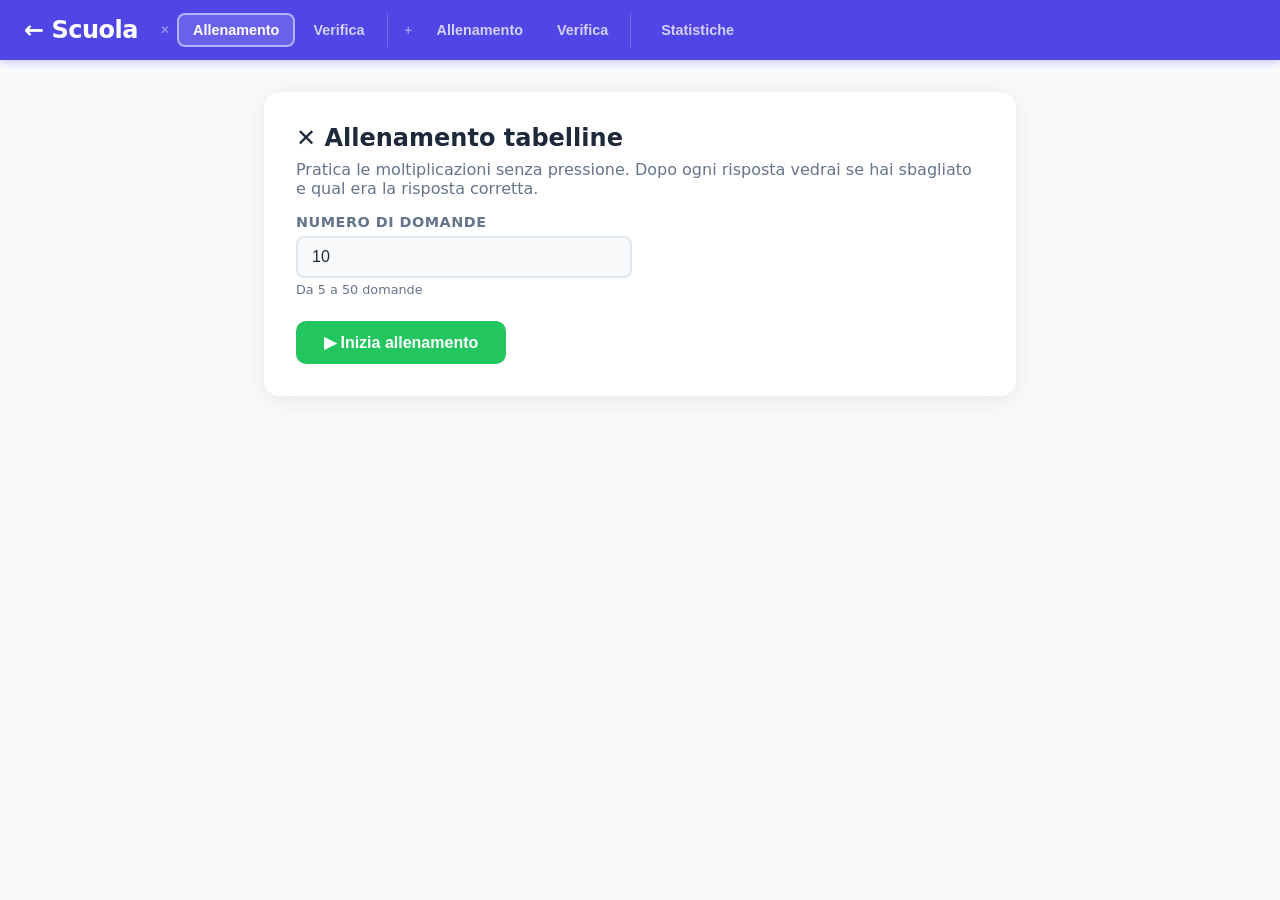
<file: templates/index.html>
<!DOCTYPE html>
<html lang="it">
<head>
  <meta charset="UTF-8">
  <meta name="viewport" content="width=device-width, initial-scale=1.0">
  <title>Tabelline &amp; Addizioni</title>
  <link rel="stylesheet" href="/static/css/style.css">
</head>
<body>

<!-- NAVIGAZIONE -->
<nav class="nav">
  <a href="/" class="nav-logo" style="text-decoration:none; color:white;">← Scuola</a>

  <div class="nav-group">
    <span class="nav-group-label">✕</span>
    <button class="nav-btn active" id="nav-training" onclick="mostraVista('training')">Allenamento</button>
    <button class="nav-btn"        id="nav-verifica" onclick="mostraVista('verifica')">Verifica</button>
  </div>

  <div class="nav-group add">
    <span class="nav-group-label">＋</span>
    <button class="nav-btn" id="nav-add-training" onclick="mostraVista('add-training')">Allenamento</button>
    <button class="nav-btn" id="nav-add-verifica" onclick="mostraVista('add-verifica')">Verifica</button>
  </div>

  <div class="nav-group">
    <button class="nav-btn" id="nav-stats" onclick="mostraVista('stats')">Statistiche</button>
  </div>
</nav>

<!-- ══════════════════════════════════════════════ TABELLINE TRAINING ═══ -->
<div class="view active" id="view-training">

  <div id="training-setup">
    <div class="card">
      <h2>✕ Allenamento tabelline</h2>
      <p>Pratica le moltiplicazioni senza pressione. Dopo ogni risposta vedrai se hai sbagliato e qual era la risposta corretta.</p>
      <div class="settings-grid">
        <div class="field">
          <label>Numero di domande</label>
          <input type="number" id="training-num" value="10" min="5" max="50">
          <div class="hint">Da 5 a 50 domande</div>
        </div>
      </div>
      <button class="btn btn-success" onclick="avviaTraining()">▶ Inizia allenamento</button>
    </div>
  </div>

  <div id="training-sessione" style="display:none">
    <div class="card">
      <div class="progresso">
        <span class="progresso-label" id="tr-progresso-label">1 / 10</span>
        <div class="progresso-bar-wrap">
          <div class="progresso-bar" id="tr-progresso-bar" style="width:0%"></div>
        </div>
      </div>
      <div class="domanda-container">
        <div class="moltiplicazione" id="tr-moltiplicazione">2 × 3 =</div>
        <input type="number" class="risposta-input" id="tr-risposta-input"
               placeholder="?" min="0" max="200" inputmode="numeric" autocomplete="off">
        <div class="feedback-msg" id="tr-feedback"></div>
        <div class="hint-risposta" id="tr-hint"></div>
        <div class="tastiera">
          <button class="tastiera-btn" onclick="inputTastiera('tr-risposta-input','7')">7</button>
          <button class="tastiera-btn" onclick="inputTastiera('tr-risposta-input','8')">8</button>
          <button class="tastiera-btn" onclick="inputTastiera('tr-risposta-input','9')">9</button>
          <button class="tastiera-btn" onclick="inputTastiera('tr-risposta-input','4')">4</button>
          <button class="tastiera-btn" onclick="inputTastiera('tr-risposta-input','5')">5</button>
          <button class="tastiera-btn" onclick="inputTastiera('tr-risposta-input','6')">6</button>
          <button class="tastiera-btn" onclick="inputTastiera('tr-risposta-input','1')">1</button>
          <button class="tastiera-btn" onclick="inputTastiera('tr-risposta-input','2')">2</button>
          <button class="tastiera-btn" onclick="inputTastiera('tr-risposta-input','3')">3</button>
          <button class="tastiera-btn" onclick="inputTastiera('tr-risposta-input','0')">0</button>
          <button class="tastiera-btn" onclick="inputTastiera('tr-risposta-input','00')">00</button>
          <button class="tastiera-btn delete" onclick="inputTastiera('tr-risposta-input','del')">⌫</button>
        </div>
        <button class="btn btn-primary btn-conferma" id="btn-tr-conferma" data-stato="attesa" onclick="confermaTraining()">
          Conferma
        </button>
      </div>
    </div>
  </div>

  <div id="training-risultato" style="display:none">
    <div class="card">
      <div class="risultato-hero">
        <div class="punteggio-cerchio ottimo" id="tr-cerchio">
          <div class="punteggio-numero" id="tr-punteggio-num">—</div>
          <div class="punteggio-totale" id="tr-punteggio-tot">/ 10</div>
        </div>
        <div class="voto-testo" id="tr-voto-testo"></div>
        <p id="tr-extra"></p>
        <button class="btn btn-success" onclick="resetTraining()">↩ Ricomincia</button>
      </div>
    </div>
    <div class="card">
      <h3>Riepilogo risposte</h3>
      <ul class="lista-risposte" id="tr-lista-risposte"></ul>
    </div>
  </div>
</div>

<!-- ══════════════════════════════════════════════ TABELLINE VERIFICA ═══ -->
<div class="view" id="view-verifica">

  <div id="verifica-setup">
    <div class="card">
      <h2>✕ Verifica tabelline</h2>
      <p>20 moltiplicazioni casuali dal 2 al 10, come a scuola. Puoi impostare un timer per ogni domanda.</p>
      <div class="settings-grid">
        <div class="field">
          <label>Timer per domanda</label>
          <select id="ver-timer">
            <option value="0">Nessun timer</option>
            <option value="5">5 secondi</option>
            <option value="10" selected>10 secondi</option>
            <option value="15">15 secondi</option>
            <option value="20">20 secondi</option>
            <option value="30">30 secondi</option>
          </select>
        </div>
      </div>
      <button class="btn btn-primary" style="font-size:1.1rem;padding:14px 40px" onclick="avviaVerifica()">
        ▶ Inizia verifica
      </button>
    </div>
  </div>

  <div id="verifica-sessione" style="display:none">
    <div class="card">
      <div class="progresso">
        <span class="progresso-label" id="ver-progresso-label">1 / 20</span>
        <div class="progresso-bar-wrap">
          <div class="progresso-bar" id="ver-progresso-bar" style="width:0%"></div>
        </div>
      </div>
      <div class="domanda-container">
        <div class="timer-display hidden" id="ver-timer-display">⏱ 10s</div>
        <div class="moltiplicazione" id="ver-moltiplicazione">5 × 7 =</div>
        <input type="number" class="risposta-input" id="ver-risposta-input"
               placeholder="?" min="0" max="200" inputmode="numeric" autocomplete="off">
        <div class="feedback-msg" id="ver-feedback"></div>
        <div class="tastiera">
          <button class="tastiera-btn" onclick="inputTastiera('ver-risposta-input','7')">7</button>
          <button class="tastiera-btn" onclick="inputTastiera('ver-risposta-input','8')">8</button>
          <button class="tastiera-btn" onclick="inputTastiera('ver-risposta-input','9')">9</button>
          <button class="tastiera-btn" onclick="inputTastiera('ver-risposta-input','4')">4</button>
          <button class="tastiera-btn" onclick="inputTastiera('ver-risposta-input','5')">5</button>
          <button class="tastiera-btn" onclick="inputTastiera('ver-risposta-input','6')">6</button>
          <button class="tastiera-btn" onclick="inputTastiera('ver-risposta-input','1')">1</button>
          <button class="tastiera-btn" onclick="inputTastiera('ver-risposta-input','2')">2</button>
          <button class="tastiera-btn" onclick="inputTastiera('ver-risposta-input','3')">3</button>
          <button class="tastiera-btn" onclick="inputTastiera('ver-risposta-input','0')">0</button>
          <button class="tastiera-btn" onclick="inputTastiera('ver-risposta-input','00')">00</button>
          <button class="tastiera-btn delete" onclick="inputTastiera('ver-risposta-input','del')">⌫</button>
        </div>
        <button class="btn btn-primary btn-conferma" onclick="confermaVerifica()">Conferma</button>
      </div>
    </div>
  </div>

  <div id="verifica-risultato" style="display:none">
    <div class="card">
      <div class="risultato-hero">
        <div class="punteggio-cerchio ottimo" id="ver-cerchio">
          <div class="punteggio-numero" id="ver-punteggio-num">—</div>
          <div class="punteggio-totale" id="ver-punteggio-tot">/ 20</div>
        </div>
        <div class="voto-testo" id="ver-voto-testo"></div>
        <p id="ver-percentuale"></p>
        <p id="ver-tempo"></p>
        <div style="display:flex;gap:12px;justify-content:center;flex-wrap:wrap">
          <button class="btn btn-primary" onclick="resetVerifica()">↩ Nuova verifica</button>
          <button class="btn btn-ghost" onclick="mostraVista('stats')">📊 Statistiche</button>
        </div>
      </div>
    </div>
    <div class="card">
      <h3>Riepilogo risposte</h3>
      <ul class="lista-risposte" id="ver-lista-risposte"></ul>
    </div>
  </div>
</div>

<!-- ══════════════════════════════════════════════ ADDIZIONI TRAINING ═══ -->
<div class="view" id="view-add-training">

  <div id="add-training-setup">
    <div class="card">
      <h2>＋ Allenamento addizioni</h2>
      <p>Pratica le addizioni senza pressione. Scegli il livello di difficoltà e il numero di domande.</p>
      <div class="settings-grid">
        <div class="field">
          <label>Livello</label>
          <select id="add-tr-livello">
            <option value="molto-facile">Molto semplice (1–10)</option>
            <option value="facile" selected>Semplice (1–20)</option>
            <option value="medio">Medio (1–50)</option>
            <option value="difficile">Difficile (1–100)</option>
          </select>
        </div>
        <div class="field">
          <label>Numero di domande</label>
          <input type="number" id="add-tr-num" value="10" min="5" max="50">
          <div class="hint">Da 5 a 50 domande</div>
        </div>
      </div>
      <button class="btn btn-add" onclick="avviaAddTraining()">▶ Inizia allenamento</button>
    </div>
  </div>

  <div id="add-training-sessione" style="display:none">
    <div class="card">
      <div class="progresso">
        <span class="progresso-label" id="add-tr-progresso-label">1 / 10</span>
        <div class="progresso-bar-wrap">
          <div class="progresso-bar add" id="add-tr-progresso-bar" style="width:0%"></div>
        </div>
      </div>
      <div class="domanda-container">
        <div class="moltiplicazione" id="add-tr-operazione">3 + 5 =</div>
        <input type="number" class="risposta-input" id="add-tr-risposta-input"
               placeholder="?" min="0" max="300" inputmode="numeric" autocomplete="off">
        <div class="feedback-msg" id="add-tr-feedback"></div>
        <div class="hint-risposta" id="add-tr-hint"></div>
        <div class="tastiera">
          <button class="tastiera-btn" onclick="inputTastiera('add-tr-risposta-input','7')">7</button>
          <button class="tastiera-btn" onclick="inputTastiera('add-tr-risposta-input','8')">8</button>
          <button class="tastiera-btn" onclick="inputTastiera('add-tr-risposta-input','9')">9</button>
          <button class="tastiera-btn" onclick="inputTastiera('add-tr-risposta-input','4')">4</button>
          <button class="tastiera-btn" onclick="inputTastiera('add-tr-risposta-input','5')">5</button>
          <button class="tastiera-btn" onclick="inputTastiera('add-tr-risposta-input','6')">6</button>
          <button class="tastiera-btn" onclick="inputTastiera('add-tr-risposta-input','1')">1</button>
          <button class="tastiera-btn" onclick="inputTastiera('add-tr-risposta-input','2')">2</button>
          <button class="tastiera-btn" onclick="inputTastiera('add-tr-risposta-input','3')">3</button>
          <button class="tastiera-btn" onclick="inputTastiera('add-tr-risposta-input','0')">0</button>
          <button class="tastiera-btn" onclick="inputTastiera('add-tr-risposta-input','00')">00</button>
          <button class="tastiera-btn delete" onclick="inputTastiera('add-tr-risposta-input','del')">⌫</button>
        </div>
        <button class="btn btn-add btn-conferma" id="btn-add-tr-conferma" data-stato="attesa" onclick="confermaAddTraining()">
          Conferma
        </button>
      </div>
    </div>
  </div>

  <div id="add-training-risultato" style="display:none">
    <div class="card">
      <div class="risultato-hero">
        <div class="punteggio-cerchio ottimo" id="add-tr-cerchio">
          <div class="punteggio-numero" id="add-tr-punteggio-num">—</div>
          <div class="punteggio-totale" id="add-tr-punteggio-tot">/ 10</div>
        </div>
        <div class="voto-testo" id="add-tr-voto-testo"></div>
        <p id="add-tr-extra"></p>
        <button class="btn btn-add" onclick="resetAddTraining()">↩ Ricomincia</button>
      </div>
    </div>
    <div class="card">
      <h3>Riepilogo risposte</h3>
      <ul class="lista-risposte" id="add-tr-lista-risposte"></ul>
    </div>
  </div>
</div>

<!-- ══════════════════════════════════════════════ ADDIZIONI VERIFICA ═══ -->
<div class="view" id="view-add-verifica">

  <div id="add-verifica-setup">
    <div class="card">
      <h2>＋ Verifica addizioni</h2>
      <p>20 addizioni casuali. Scegli il livello di difficoltà e, se vuoi, un timer per ogni domanda.</p>
      <div class="settings-grid">
        <div class="field">
          <label>Livello</label>
          <select id="add-ver-livello">
            <option value="molto-facile">Molto semplice (1–10)</option>
            <option value="facile" selected>Semplice (1–20)</option>
            <option value="medio">Medio (1–50)</option>
            <option value="difficile">Difficile (1–100)</option>
          </select>
        </div>
        <div class="field">
          <label>Timer per domanda</label>
          <select id="add-ver-timer">
            <option value="0">Nessun timer</option>
            <option value="5">5 secondi</option>
            <option value="10" selected>10 secondi</option>
            <option value="15">15 secondi</option>
            <option value="20">20 secondi</option>
            <option value="30">30 secondi</option>
          </select>
        </div>
      </div>
      <button class="btn btn-add" style="font-size:1.1rem;padding:14px 40px" onclick="avviaAddVerifica()">
        ▶ Inizia verifica
      </button>
    </div>
  </div>

  <div id="add-verifica-sessione" style="display:none">
    <div class="card">
      <div class="progresso">
        <span class="progresso-label" id="add-ver-progresso-label">1 / 20</span>
        <div class="progresso-bar-wrap">
          <div class="progresso-bar add" id="add-ver-progresso-bar" style="width:0%"></div>
        </div>
      </div>
      <div class="domanda-container">
        <div class="timer-display hidden" id="add-ver-timer-display">⏱ 10s</div>
        <div class="moltiplicazione" id="add-ver-operazione">8 + 7 =</div>
        <input type="number" class="risposta-input" id="add-ver-risposta-input"
               placeholder="?" min="0" max="300" inputmode="numeric" autocomplete="off">
        <div class="feedback-msg" id="add-ver-feedback"></div>
        <div class="tastiera">
          <button class="tastiera-btn" onclick="inputTastiera('add-ver-risposta-input','7')">7</button>
          <button class="tastiera-btn" onclick="inputTastiera('add-ver-risposta-input','8')">8</button>
          <button class="tastiera-btn" onclick="inputTastiera('add-ver-risposta-input','9')">9</button>
          <button class="tastiera-btn" onclick="inputTastiera('add-ver-risposta-input','4')">4</button>
          <button class="tastiera-btn" onclick="inputTastiera('add-ver-risposta-input','5')">5</button>
          <button class="tastiera-btn" onclick="inputTastiera('add-ver-risposta-input','6')">6</button>
          <button class="tastiera-btn" onclick="inputTastiera('add-ver-risposta-input','1')">1</button>
          <button class="tastiera-btn" onclick="inputTastiera('add-ver-risposta-input','2')">2</button>
          <button class="tastiera-btn" onclick="inputTastiera('add-ver-risposta-input','3')">3</button>
          <button class="tastiera-btn" onclick="inputTastiera('add-ver-risposta-input','0')">0</button>
          <button class="tastiera-btn" onclick="inputTastiera('add-ver-risposta-input','00')">00</button>
          <button class="tastiera-btn delete" onclick="inputTastiera('add-ver-risposta-input','del')">⌫</button>
        </div>
        <button class="btn btn-add btn-conferma" onclick="confermaAddVerifica()">Conferma</button>
      </div>
    </div>
  </div>

  <div id="add-verifica-risultato" style="display:none">
    <div class="card">
      <div class="risultato-hero">
        <div class="punteggio-cerchio ottimo" id="add-ver-cerchio">
          <div class="punteggio-numero" id="add-ver-punteggio-num">—</div>
          <div class="punteggio-totale" id="add-ver-punteggio-tot">/ 20</div>
        </div>
        <div class="voto-testo" id="add-ver-voto-testo"></div>
        <p id="add-ver-percentuale"></p>
        <p id="add-ver-tempo"></p>
        <div style="display:flex;gap:12px;justify-content:center;flex-wrap:wrap">
          <button class="btn btn-add" onclick="resetAddVerifica()">↩ Nuova verifica</button>
          <button class="btn btn-ghost" onclick="mostraVista('stats')">📊 Statistiche</button>
        </div>
      </div>
    </div>
    <div class="card">
      <h3>Riepilogo risposte</h3>
      <ul class="lista-risposte" id="add-ver-lista-risposte"></ul>
    </div>
  </div>
</div>

<!-- ══════════════════════════════════════════════════════════ STATS ═══ -->
<div class="view" id="view-stats">

  <div class="card">
    <h2>Statistiche</h2>
    <div class="stat-tabs">
      <button class="stat-tab active" id="stat-tab-tabelline" onclick="caricaStatistiche('tabelline')">✕ Tabelline</button>
      <button class="stat-tab add"    id="stat-tab-addizioni" onclick="caricaStatistiche('addizioni')">＋ Addizioni</button>
    </div>

    <div class="stat-grid">
      <div class="stat-box">
        <div class="valore" id="stat-totale-verifiche">—</div>
        <div class="etichetta">Verifiche</div>
      </div>
      <div class="stat-box">
        <div class="valore" id="stat-media">—</div>
        <div class="etichetta">Media</div>
      </div>
      <div class="stat-box">
        <div class="valore" id="stat-migliore">—</div>
        <div class="etichetta">Miglior punteggio</div>
      </div>
    </div>
  </div>

  <!-- Heatmap (solo tabelline) -->
  <div class="card" id="stat-heatmap-section">
    <h3>Mappa delle tabelline</h3>
    <p style="font-size:0.85rem">Verde = facile, Rosso = da ripassare. Passa sopra per i dettagli.</p>
    <div class="heatmap-labels" id="heatmap-labels"></div>
    <div class="heatmap-grid" id="heatmap-grid"></div>
    <p style="font-size:0.75rem;margin-top:8px;margin-bottom:0">
      Colonne ×2 → ×10 · Righe 2 → 10
    </p>
  </div>

  <!-- Livelli difficoltà (solo addizioni) -->
  <div class="card" id="stat-livelli-section" style="display:none">
    <h3>Risultati per livello</h3>
    <div class="livelli-grid" id="stat-livelli-grid"></div>
  </div>

  <!-- Ultime verifiche -->
  <div class="card">
    <h3>Ultime verifiche</h3>
    <div class="empty-state" id="stat-verifiche-empty" style="display:none">
      <div class="icon">📋</div>
      <p>Nessuna verifica ancora.</p>
    </div>
    <div class="tabella-wrap" id="stat-verifiche-table" style="display:none">
      <table>
        <thead>
          <tr>
            <th>Data</th>
            <th>Punteggio</th>
            <th>%</th>
            <th id="stat-col4-header">Timer</th>
            <th>Durata</th>
          </tr>
        </thead>
        <tbody id="stat-verifiche-tbody"></tbody>
      </table>
    </div>
  </div>
</div>

<script src="/static/js/app.js"></script>
</body>
</html>
</file>
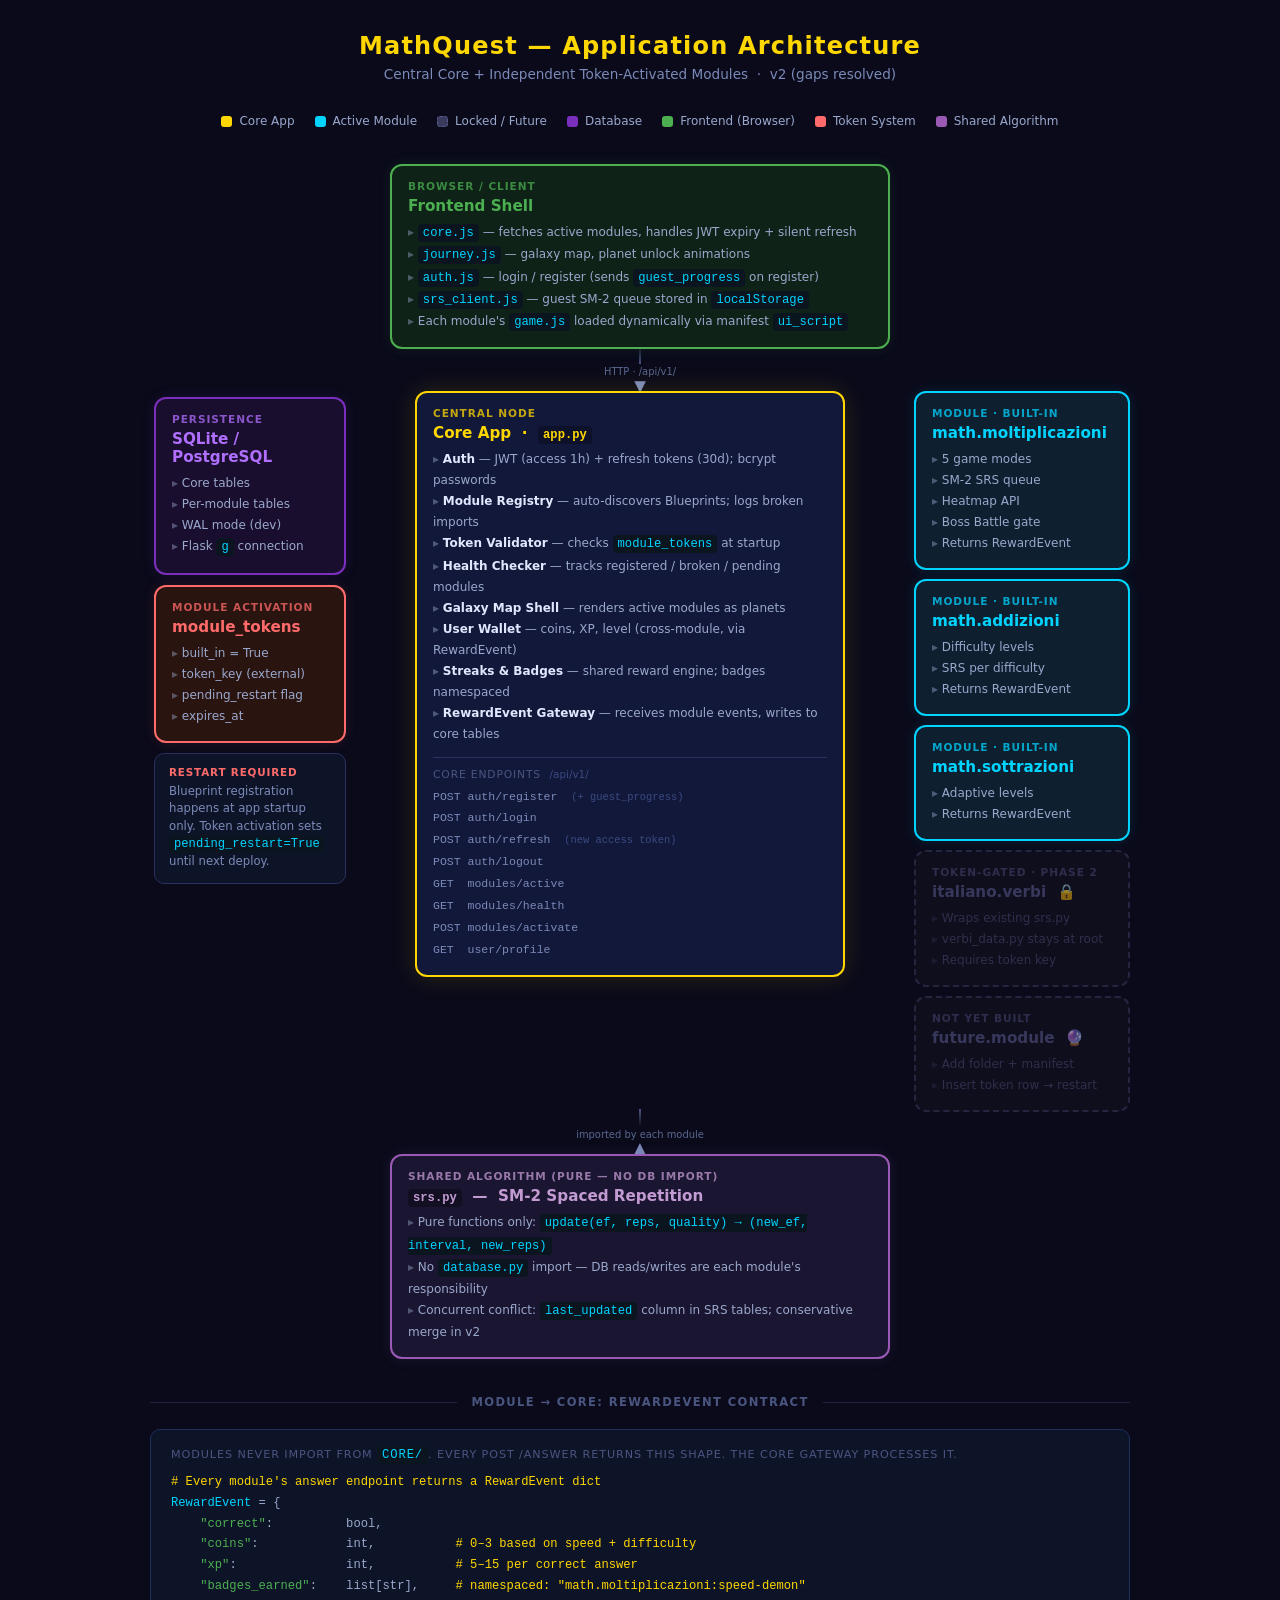
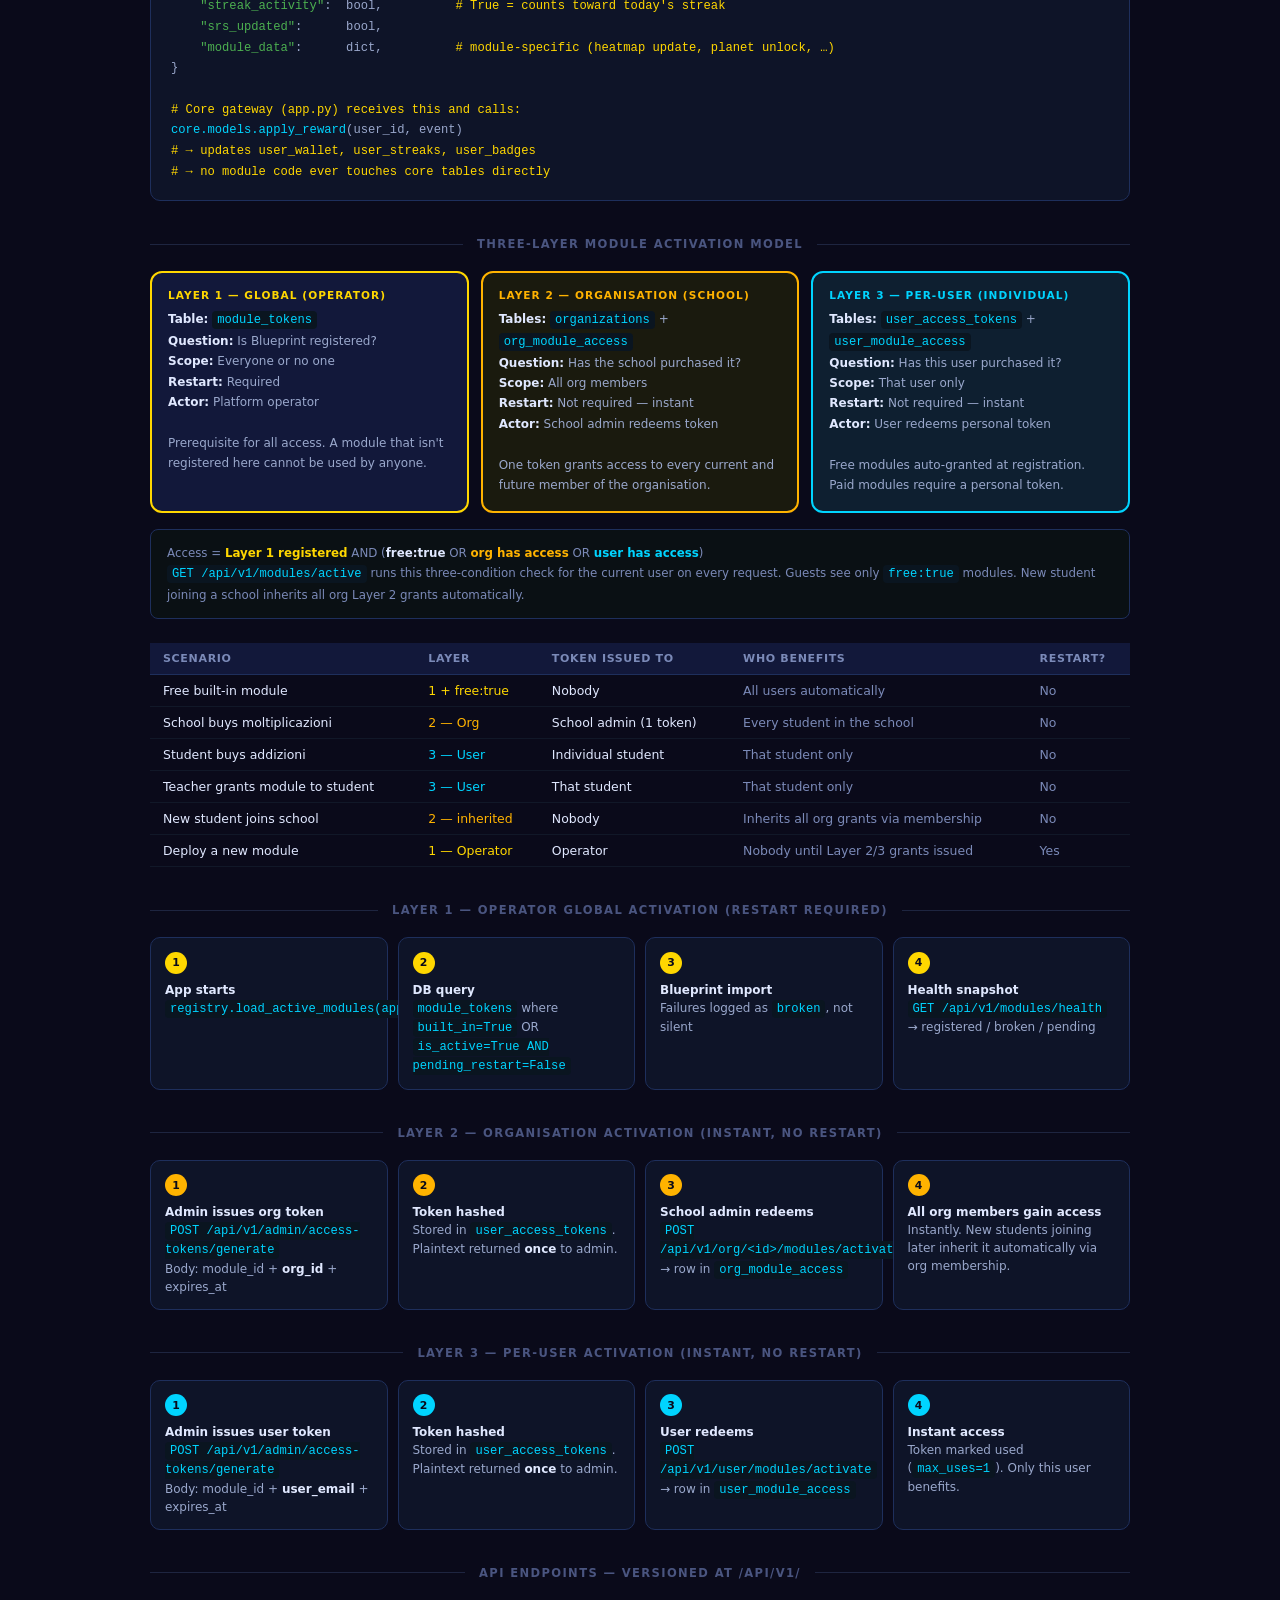
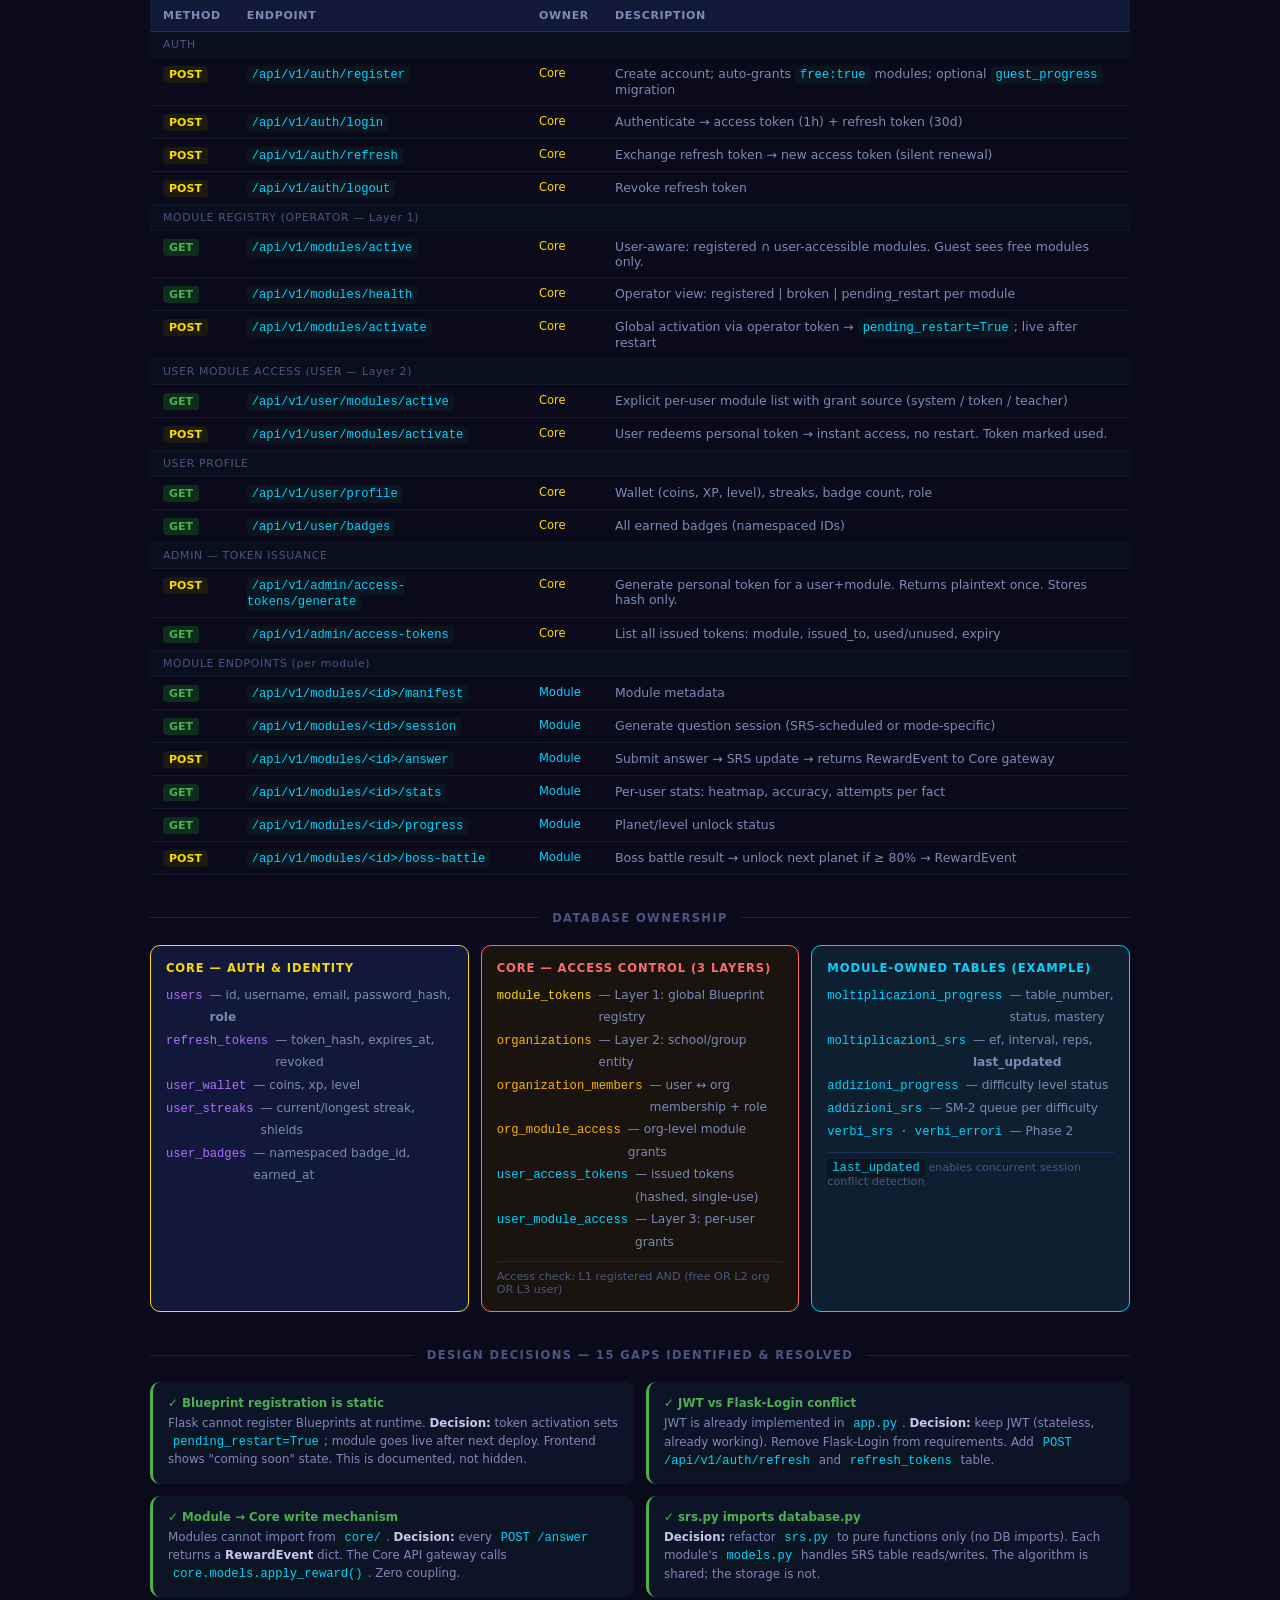
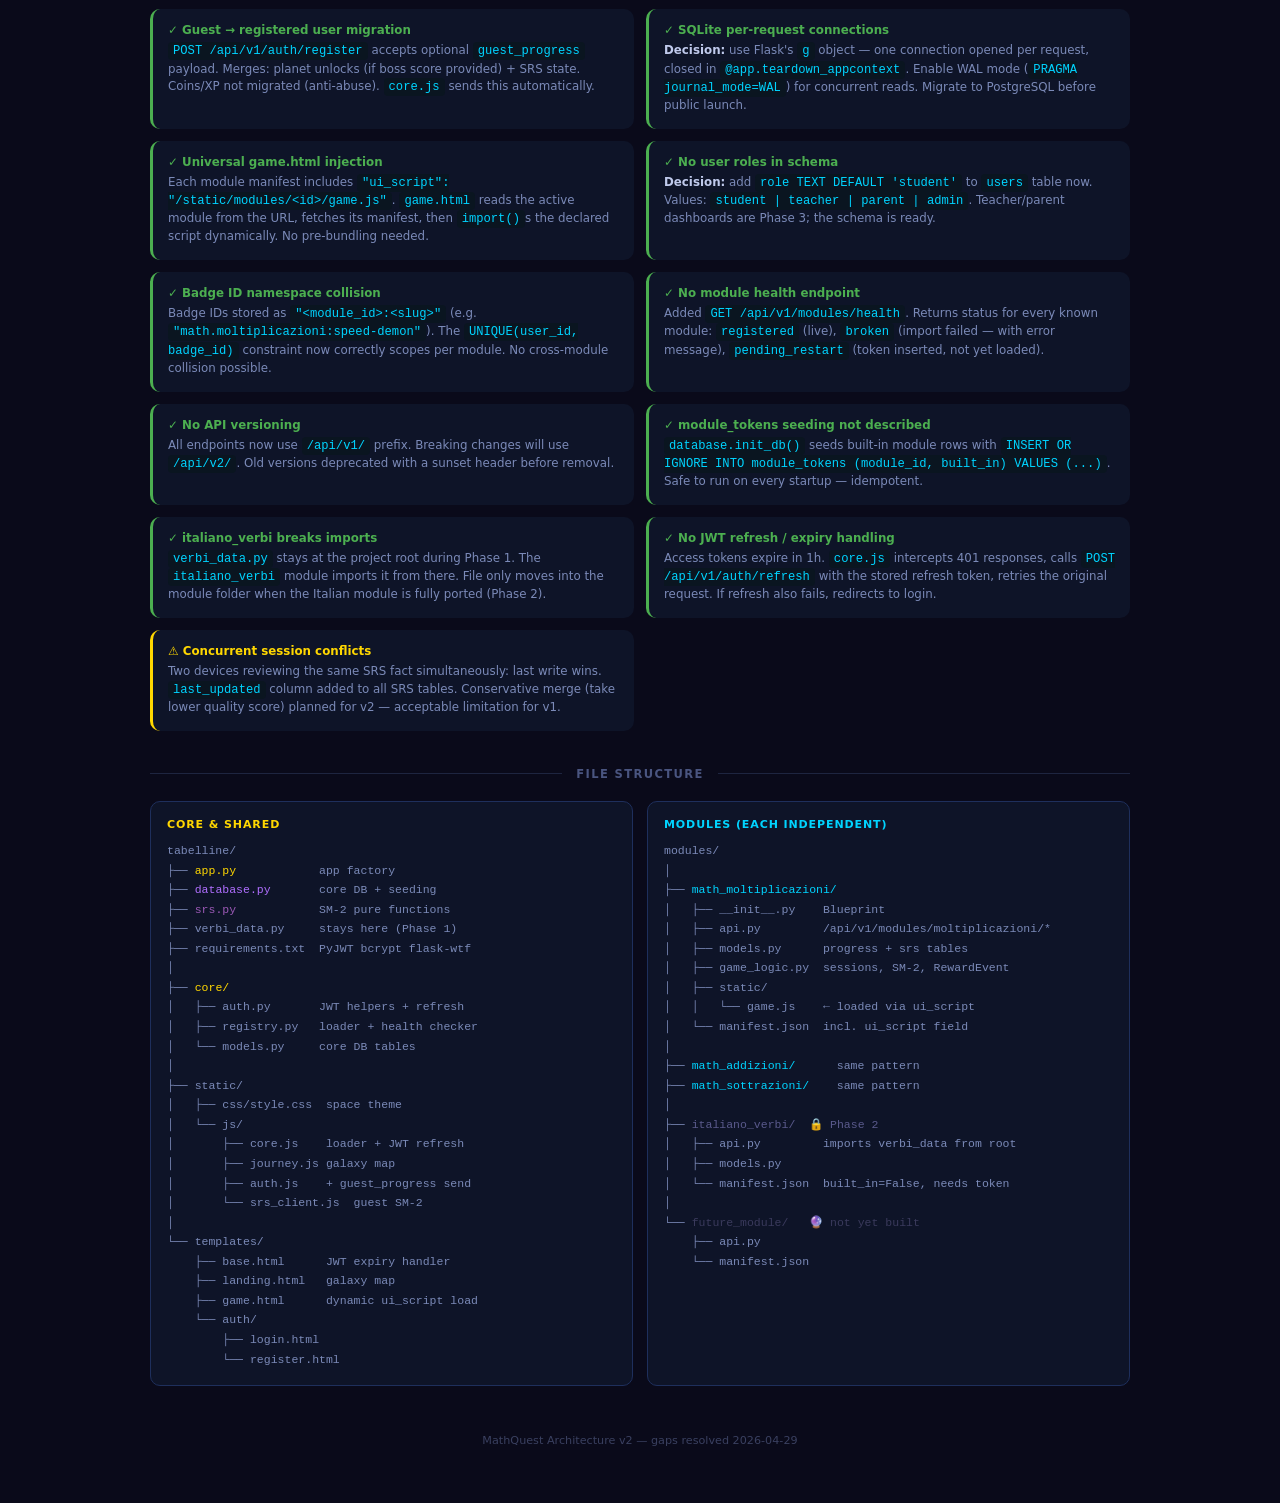
<file: ARCHITECTURE.html>
<!DOCTYPE html>
<html lang="en">
<head>
<meta charset="UTF-8">
<meta name="viewport" content="width=device-width, initial-scale=1.0">
<title>MathQuest — Architecture Diagram</title>
<style>
  * { box-sizing: border-box; margin: 0; padding: 0; }

  body {
    background: #0a0a1a;
    font-family: 'Segoe UI', system-ui, sans-serif;
    color: #e0e8ff;
    min-height: 100vh;
    padding: 32px 24px;
  }

  h1 { text-align: center; font-size: 1.5rem; font-weight: 700; letter-spacing: 0.05em; color: #FFD700; margin-bottom: 6px; }
  .subtitle { text-align: center; font-size: 0.85rem; color: #7b8ab8; margin-bottom: 32px; }

  /* ── LEGEND ── */
  .legend { display: flex; justify-content: center; gap: 20px; flex-wrap: wrap; margin-bottom: 36px; }
  .legend-item { display: flex; align-items: center; gap: 7px; font-size: 0.75rem; color: #9aa8cc; }
  .legend-dot { width: 11px; height: 11px; border-radius: 3px; flex-shrink: 0; }

  /* ── NODES ── */
  .node { border-radius: 12px; padding: 14px 16px; position: relative; }
  .node-label { font-size: 0.66rem; font-weight: 700; letter-spacing: 0.09em; text-transform: uppercase; margin-bottom: 5px; opacity: 0.75; }
  .node-title { font-size: 0.95rem; font-weight: 700; margin-bottom: 7px; }
  .node-items { list-style: none; font-size: 0.75rem; color: #9aa8cc; line-height: 1.75; }
  .node-items li::before { content: "▸ "; opacity: 0.45; }

  .node-core    { background: #12183a; border: 2px solid #FFD700; box-shadow: 0 0 24px rgba(255,215,0,0.15); }
  .node-core    .node-label, .node-core  .node-title { color: #FFD700; }
  .node-module  { background: #0e1f30; border: 2px solid #00D4FF; box-shadow: 0 0 14px rgba(0,212,255,0.12); }
  .node-module  .node-label, .node-module .node-title { color: #00D4FF; }
  .node-locked  { background: #111120; border: 2px dashed #3a3a5c; opacity: 0.58; }
  .node-locked  .node-label, .node-locked .node-title { color: #5a5a8c; }
  .node-locked  .node-items { color: #4a4a70; }
  .node-db      { background: #1a0e2e; border: 2px solid #7B2FBE; box-shadow: 0 0 14px rgba(123,47,190,0.15); }
  .node-db      .node-label, .node-db    .node-title { color: #b06fff; }
  .node-fe      { background: #0e2218; border: 2px solid #4CAF50; box-shadow: 0 0 14px rgba(76,175,80,0.12); }
  .node-fe      .node-label, .node-fe    .node-title { color: #4CAF50; }
  .node-token   { background: #2a1410; border: 2px solid #FF6B6B; box-shadow: 0 0 14px rgba(255,107,107,0.12); }
  .node-token   .node-label, .node-token .node-title { color: #FF6B6B; }
  .node-srs     { background: #1a1530; border: 2px solid #9b59b6; box-shadow: 0 0 14px rgba(155,89,182,0.14); }
  .node-srs     .node-label, .node-srs   .node-title { color: #c39bd3; }

  /* ── ARROWS ── */
  .arrow-v { display: flex; flex-direction: column; align-items: center; }
  .arrow-v .line  { width: 2px; height: 18px; background: linear-gradient(to bottom, transparent, #4a5580); }
  .arrow-v .line2 { width: 2px; height: 18px; background: linear-gradient(to bottom, #4a5580, transparent); }
  .arrow-v .tip   { color: #7b8ab8; font-size: 0.95rem; line-height: 1; }
  .arrow-v .label { font-size: 0.62rem; color: #5a6890; text-align: center; margin: 2px 0; }

  /* ── SECTION DIVIDERS ── */
  .section-divider { display: flex; align-items: center; gap: 14px; margin: 36px 0 20px; max-width: 980px; margin-left: auto; margin-right: auto; }
  .section-divider span { font-size: 0.72rem; font-weight: 700; letter-spacing: 0.12em; text-transform: uppercase; color: #4a5580; white-space: nowrap; }
  .section-divider::before, .section-divider::after { content: ''; flex: 1; height: 1px; background: #1e2540; }

  /* ── TABLES ── */
  .tbl-wrap { max-width: 980px; margin: 0 auto 36px; overflow-x: auto; }
  table { width: 100%; border-collapse: collapse; font-size: 0.78rem; }
  thead tr { background: #12183a; border-bottom: 1px solid #1e2f5c; }
  thead th { padding: 9px 13px; text-align: left; font-weight: 700; color: #7b8ab8; letter-spacing: 0.06em; font-size: 0.69rem; text-transform: uppercase; }
  tbody tr { border-bottom: 1px solid #111828; }
  tbody tr:hover { background: #0e1428; }
  tbody td { padding: 8px 13px; vertical-align: top; }
  .method { font-weight: 700; font-size: 0.69rem; padding: 2px 6px; border-radius: 4px; white-space: nowrap; }
  .get  { background: #0d2e1a; color: #4CAF50; }
  .post { background: #1a1a0d; color: #FFD700; }
  code  { font-family: 'Courier New', monospace; font-size: 0.76rem; color: #00D4FF; background: #0a1520; padding: 2px 5px; border-radius: 4px; }
  .desc { color: #7b8ab8; }
  .owner-core   { color: #FFD700; font-size: 0.72rem; }
  .owner-module { color: #00D4FF; font-size: 0.72rem; }

  /* ── FLOW STEPS ── */
  .flow-steps { max-width: 980px; margin: 0 auto 36px; display: grid; grid-template-columns: repeat(auto-fit, minmax(150px, 1fr)); gap: 10px; }
  .flow-step  { background: #0e1428; border: 1px solid #1e2f5c; border-radius: 10px; padding: 13px 14px; }
  .step-num   { display: inline-flex; align-items: center; justify-content: center; width: 22px; height: 22px; border-radius: 50%; background: #FFD700; color: #0a0a1a; font-size: 0.68rem; font-weight: 800; margin-bottom: 7px; }
  .step-text  { font-size: 0.75rem; color: #9aa8cc; line-height: 1.5; }
  .step-text strong { color: #e0e8ff; }

  /* ── SCHEMA CARDS ── */
  .schema-grid { max-width: 980px; margin: 0 auto 36px; display: grid; grid-template-columns: 1fr 1fr; gap: 14px; }
  .schema-card { border-radius: 10px; padding: 15px; }
  .schema-card h3 { font-size: 0.72rem; font-weight: 700; letter-spacing: 0.08em; text-transform: uppercase; margin-bottom: 9px; }
  .schema-card.core   { background: #12183a; border: 1px solid #FFD700; }
  .schema-card.core   h3 { color: #FFD700; }
  .schema-card.module { background: #0e1f30; border: 1px solid #00D4FF; }
  .schema-card.module h3 { color: #00D4FF; }
  .tbl-list { list-style: none; font-size: 0.76rem; color: #7b8ab8; line-height: 1.85; }
  .tbl-list li { display: flex; align-items: baseline; gap: 7px; }
  .tname      { font-family: 'Courier New', monospace; color: #b06fff; }
  .tname.mod  { color: #00D4FF; }

  /* ── RESOLVED GAPS ── */
  .gaps-grid { max-width: 980px; margin: 0 auto 36px; display: grid; grid-template-columns: 1fr 1fr; gap: 12px; }
  .gap-card  { border-radius: 10px; padding: 14px 15px; background: #0e1428; border-left: 3px solid; }
  .gap-card.resolved  { border-color: #4CAF50; }
  .gap-card.limited   { border-color: #FFD700; }
  .gap-card h4        { font-size: 0.74rem; font-weight: 700; margin-bottom: 5px; }
  .gap-card.resolved  h4 { color: #4CAF50; }
  .gap-card.limited   h4 { color: #FFD700; }
  .gap-card p         { font-size: 0.74rem; color: #7b8ab8; line-height: 1.5; }
  .gap-card p strong  { color: #c0caec; }

  /* ── REWARD EVENT ── */
  .reward-box { max-width: 980px; margin: 0 auto 36px; background: #0e1428; border: 1px solid #1e2f5c; border-radius: 10px; padding: 18px 20px; }
  .reward-box pre { font-family: 'Courier New', monospace; font-size: 0.76rem; color: #9aa8cc; line-height: 1.7; white-space: pre-wrap; }
  .reward-box .hl  { color: #FFD700; }
  .reward-box .hl2 { color: #00D4FF; }
  .reward-box .hl3 { color: #4CAF50; }

  /* ── FILE TREES ── */
  .tree-grid { max-width: 980px; margin: 0 auto 48px; display: grid; grid-template-columns: 1fr 1fr; gap: 14px; }
  .tree-box  { background: #0e1428; border: 1px solid #1e2f5c; border-radius: 10px; padding: 16px; }
  .tree-box  .tlabel { font-size: 0.69rem; font-weight: 700; letter-spacing: 0.08em; text-transform: uppercase; margin-bottom: 10px; }
  .tree-box  pre { font-family: 'Courier New', monospace; font-size: 0.72rem; color: #7b8ab8; line-height: 1.7; white-space: pre-wrap; }

  @media (max-width: 720px) {
    .schema-grid, .gaps-grid, .tree-grid { grid-template-columns: 1fr; }
  }
</style>
</head>
<body>

<h1>MathQuest — Application Architecture</h1>
<p class="subtitle">Central Core + Independent Token-Activated Modules &nbsp;·&nbsp; v2 (gaps resolved)</p>

<div class="legend">
  <div class="legend-item"><div class="legend-dot" style="background:#FFD700"></div> Core App</div>
  <div class="legend-item"><div class="legend-dot" style="background:#00D4FF"></div> Active Module</div>
  <div class="legend-item"><div class="legend-dot" style="background:#3a3a5c;border:1px dashed #5a5a8c"></div> Locked / Future</div>
  <div class="legend-item"><div class="legend-dot" style="background:#7B2FBE"></div> Database</div>
  <div class="legend-item"><div class="legend-dot" style="background:#4CAF50"></div> Frontend (Browser)</div>
  <div class="legend-item"><div class="legend-dot" style="background:#FF6B6B"></div> Token System</div>
  <div class="legend-item"><div class="legend-dot" style="background:#9b59b6"></div> Shared Algorithm</div>
</div>


<!-- ═══════════════════════════════════════ MAIN TOPOLOGY ═══ -->
<div style="max-width:980px;margin:0 auto;position:relative;">

  <!-- Frontend -->
  <div style="display:flex;justify-content:center;">
    <div class="node node-fe" style="width:500px;">
      <div class="node-label">Browser / Client</div>
      <div class="node-title">Frontend Shell</div>
      <ul class="node-items">
        <li><code>core.js</code> — fetches active modules, handles JWT expiry + silent refresh</li>
        <li><code>journey.js</code> — galaxy map, planet unlock animations</li>
        <li><code>auth.js</code> — login / register (sends <code>guest_progress</code> on register)</li>
        <li><code>srs_client.js</code> — guest SM-2 queue stored in <code>localStorage</code></li>
        <li>Each module's <code>game.js</code> loaded dynamically via manifest <code>ui_script</code></li>
      </ul>
    </div>
  </div>

  <!-- arrow down -->
  <div style="display:flex;justify-content:center;height:42px;align-items:center;">
    <div class="arrow-v"><div class="line"></div><div class="label">HTTP · /api/v1/</div><div class="tip">▼</div></div>
  </div>

  <!-- DB | CORE | MODULES -->
  <div style="display:grid;grid-template-columns:210px 1fr 230px;gap:0;align-items:start;">

    <!-- LEFT: DB + tokens -->
    <div style="display:flex;flex-direction:column;align-items:flex-end;padding-right:14px;gap:10px;padding-top:6px;">
      <div class="node node-db" style="width:192px;">
        <div class="node-label">Persistence</div>
        <div class="node-title">SQLite / PostgreSQL</div>
        <ul class="node-items">
          <li>Core tables</li>
          <li>Per-module tables</li>
          <li>WAL mode (dev)</li>
          <li>Flask <code>g</code> connection</li>
        </ul>
      </div>
      <div class="node node-token" style="width:192px;">
        <div class="node-label">Module Activation</div>
        <div class="node-title">module_tokens</div>
        <ul class="node-items">
          <li>built_in = True</li>
          <li>token_key (external)</li>
          <li>pending_restart flag</li>
          <li>expires_at</li>
        </ul>
      </div>
      <div style="width:192px;background:#0e1428;border:1px solid #2a3060;border-radius:10px;padding:12px 14px;">
        <div style="font-size:0.65rem;color:#FF6B6B;font-weight:700;text-transform:uppercase;letter-spacing:0.08em;margin-bottom:5px;">Restart required</div>
        <div style="font-size:0.73rem;color:#7b8ab8;line-height:1.5;">Blueprint registration happens at app startup only. Token activation sets <code>pending_restart=True</code> until next deploy.</div>
      </div>
    </div>

    <!-- CENTER: Core -->
    <div style="display:flex;justify-content:center;">
      <div class="node node-core" style="width:100%;max-width:430px;">
        <div class="node-label">Central Node</div>
        <div class="node-title">Core App &nbsp;·&nbsp; <code style="color:#ffd700;background:rgba(0,0,0,0.3)">app.py</code></div>
        <ul class="node-items" style="margin-top:3px;">
          <li><strong style="color:#e0e8ff">Auth</strong> — JWT (access 1h) + refresh tokens (30d); bcrypt passwords</li>
          <li><strong style="color:#e0e8ff">Module Registry</strong> — auto-discovers Blueprints; logs broken imports</li>
          <li><strong style="color:#e0e8ff">Token Validator</strong> — checks <code>module_tokens</code> at startup</li>
          <li><strong style="color:#e0e8ff">Health Checker</strong> — tracks registered / broken / pending modules</li>
          <li><strong style="color:#e0e8ff">Galaxy Map Shell</strong> — renders active modules as planets</li>
          <li><strong style="color:#e0e8ff">User Wallet</strong> — coins, XP, level (cross-module, via RewardEvent)</li>
          <li><strong style="color:#e0e8ff">Streaks &amp; Badges</strong> — shared reward engine; badges namespaced</li>
          <li><strong style="color:#e0e8ff">RewardEvent Gateway</strong> — receives module events, writes to core tables</li>
        </ul>
        <div style="margin-top:12px;padding-top:10px;border-top:1px solid #2a3060;">
          <div style="font-size:0.67rem;color:#4a5580;text-transform:uppercase;letter-spacing:0.08em;margin-bottom:5px;">Core endpoints &nbsp;<span style="color:#3a4a80;font-size:0.65rem;text-transform:none;letter-spacing:0">/api/v1/</span></div>
          <div style="font-size:0.72rem;color:#7b8ab8;line-height:1.9;font-family:'Courier New',monospace;">
            POST auth/register &nbsp;<span style="color:#3a4a80;font-size:0.65rem;">(+ guest_progress)</span><br>
            POST auth/login<br>
            POST auth/refresh &nbsp;<span style="color:#3a4a80;font-size:0.65rem;">(new access token)</span><br>
            POST auth/logout<br>
            GET &nbsp;modules/active<br>
            GET &nbsp;modules/health<br>
            POST modules/activate<br>
            GET &nbsp;user/profile
          </div>
        </div>
      </div>
    </div>

    <!-- RIGHT: Modules -->
    <div style="display:flex;flex-direction:column;gap:9px;padding-left:14px;">

      <div class="node node-module">
        <div class="node-label">Module · Built-in</div>
        <div class="node-title">math.moltiplicazioni</div>
        <ul class="node-items">
          <li>5 game modes</li>
          <li>SM-2 SRS queue</li>
          <li>Heatmap API</li>
          <li>Boss Battle gate</li>
          <li>Returns RewardEvent</li>
        </ul>
      </div>

      <div class="node node-module">
        <div class="node-label">Module · Built-in</div>
        <div class="node-title">math.addizioni</div>
        <ul class="node-items">
          <li>Difficulty levels</li>
          <li>SRS per difficulty</li>
          <li>Returns RewardEvent</li>
        </ul>
      </div>

      <div class="node node-module">
        <div class="node-label">Module · Built-in</div>
        <div class="node-title">math.sottrazioni</div>
        <ul class="node-items">
          <li>Adaptive levels</li>
          <li>Returns RewardEvent</li>
        </ul>
      </div>

      <div class="node node-locked">
        <div class="node-label">Token-gated · Phase 2</div>
        <div class="node-title">italiano.verbi &nbsp;🔒</div>
        <ul class="node-items">
          <li>Wraps existing srs.py</li>
          <li>verbi_data.py stays at root</li>
          <li>Requires token key</li>
        </ul>
      </div>

      <div class="node node-locked">
        <div class="node-label">Not yet built</div>
        <div class="node-title">future.module &nbsp;🔮</div>
        <ul class="node-items">
          <li>Add folder + manifest</li>
          <li>Insert token row → restart</li>
        </ul>
      </div>

    </div>
  </div><!-- end 3-col grid -->

  <!-- arrow down to srs -->
  <div style="display:flex;justify-content:center;height:42px;align-items:center;">
    <div class="arrow-v"><div class="line2"></div><div class="label">imported by each module</div><div class="tip" style="transform:rotate(180deg);display:inline-block">▼</div></div>
  </div>

  <!-- Shared SRS -->
  <div style="display:flex;justify-content:center;">
    <div class="node node-srs" style="width:500px;">
      <div class="node-label">Shared Algorithm (pure — no DB import)</div>
      <div class="node-title"><code style="background:rgba(0,0,0,0.3);color:#c39bd3;">srs.py</code> &nbsp;—&nbsp; SM-2 Spaced Repetition</div>
      <ul class="node-items">
        <li>Pure functions only: <code>update(ef, reps, quality) → (new_ef, interval, new_reps)</code></li>
        <li>No <code>database.py</code> import — DB reads/writes are each module's responsibility</li>
        <li>Concurrent conflict: <code>last_updated</code> column in SRS tables; conservative merge in v2</li>
      </ul>
    </div>
  </div>

</div><!-- end topology wrapper -->


<!-- ═══════════════════════════════════════ REWARD EVENT CONTRACT ═══ -->
<div class="section-divider"><span>Module → Core: RewardEvent Contract</span></div>

<div class="reward-box">
  <div style="font-size:0.7rem;color:#4a5580;text-transform:uppercase;letter-spacing:0.08em;margin-bottom:10px;">Modules never import from <code>core/</code>. Every POST /answer returns this shape. The Core gateway processes it.</div>
<pre><span class="hl"># Every module's answer endpoint returns a RewardEvent dict</span>
<span class="hl2">RewardEvent</span> = {
    <span class="hl3">"correct"</span>:          bool,
    <span class="hl3">"coins"</span>:            int,           <span class="hl"># 0–3 based on speed + difficulty</span>
    <span class="hl3">"xp"</span>:               int,           <span class="hl"># 5–15 per correct answer</span>
    <span class="hl3">"badges_earned"</span>:    list[str],     <span class="hl"># namespaced: "math.moltiplicazioni:speed-demon"</span>
    <span class="hl3">"streak_activity"</span>:  bool,          <span class="hl"># True = counts toward today's streak</span>
    <span class="hl3">"srs_updated"</span>:      bool,
    <span class="hl3">"module_data"</span>:      dict,          <span class="hl"># module-specific (heatmap update, planet unlock, …)</span>
}

<span class="hl"># Core gateway (app.py) receives this and calls:</span>
<span class="hl2">core.models.apply_reward</span>(user_id, event)
<span class="hl"># → updates user_wallet, user_streaks, user_badges</span>
<span class="hl"># → no module code ever touches core tables directly</span></pre>
</div>


<!-- ═══════════════════════════════════════ THREE-LAYER ACTIVATION ═══ -->
<div class="section-divider"><span>Three-Layer Module Activation Model</span></div>

<div style="max-width:980px;margin:0 auto 16px;display:grid;grid-template-columns:1fr 1fr 1fr;gap:12px;">

  <div style="background:#12183a;border:2px solid #FFD700;border-radius:12px;padding:16px;">
    <div style="font-size:0.66rem;font-weight:700;letter-spacing:0.1em;text-transform:uppercase;color:#FFD700;margin-bottom:8px;">Layer 1 — Global (Operator)</div>
    <div style="font-size:0.75rem;color:#9aa8cc;line-height:1.7;">
      <strong style="color:#e0e8ff">Table:</strong> <code>module_tokens</code><br>
      <strong style="color:#e0e8ff">Question:</strong> Is Blueprint registered?<br>
      <strong style="color:#e0e8ff">Scope:</strong> Everyone or no one<br>
      <strong style="color:#e0e8ff">Restart:</strong> Required<br>
      <strong style="color:#e0e8ff">Actor:</strong> Platform operator<br><br>
      Prerequisite for all access. A module that isn't registered here cannot be used by anyone.
    </div>
  </div>

  <div style="background:#1a1a0e;border:2px solid #FFB300;border-radius:12px;padding:16px;">
    <div style="font-size:0.66rem;font-weight:700;letter-spacing:0.1em;text-transform:uppercase;color:#FFB300;margin-bottom:8px;">Layer 2 — Organisation (School)</div>
    <div style="font-size:0.75rem;color:#9aa8cc;line-height:1.7;">
      <strong style="color:#e0e8ff">Tables:</strong> <code>organizations</code> + <code>org_module_access</code><br>
      <strong style="color:#e0e8ff">Question:</strong> Has the school purchased it?<br>
      <strong style="color:#e0e8ff">Scope:</strong> All org members<br>
      <strong style="color:#e0e8ff">Restart:</strong> Not required — instant<br>
      <strong style="color:#e0e8ff">Actor:</strong> School admin redeems token<br><br>
      One token grants access to every current and future member of the organisation.
    </div>
  </div>

  <div style="background:#0e1f30;border:2px solid #00D4FF;border-radius:12px;padding:16px;">
    <div style="font-size:0.66rem;font-weight:700;letter-spacing:0.1em;text-transform:uppercase;color:#00D4FF;margin-bottom:8px;">Layer 3 — Per-User (Individual)</div>
    <div style="font-size:0.75rem;color:#9aa8cc;line-height:1.7;">
      <strong style="color:#e0e8ff">Tables:</strong> <code>user_access_tokens</code> + <code>user_module_access</code><br>
      <strong style="color:#e0e8ff">Question:</strong> Has this user purchased it?<br>
      <strong style="color:#e0e8ff">Scope:</strong> That user only<br>
      <strong style="color:#e0e8ff">Restart:</strong> Not required — instant<br>
      <strong style="color:#e0e8ff">Actor:</strong> User redeems personal token<br><br>
      Free modules auto-granted at registration. Paid modules require a personal token.
    </div>
  </div>

</div>

<div style="max-width:980px;margin:0 auto 24px;background:#0a1014;border:1px solid #1e2f5c;border-radius:8px;padding:13px 16px;font-size:0.74rem;color:#7b8ab8;line-height:1.7;">
  Access = <strong style="color:#FFD700">Layer 1 registered</strong> AND
  (<strong style="color:#e0e8ff">free:true</strong> OR <strong style="color:#FFB300">org has access</strong> OR <strong style="color:#00D4FF">user has access</strong>)<br>
  <code>GET /api/v1/modules/active</code> runs this three-condition check for the current user on every request.
  Guests see only <code>free:true</code> modules. New student joining a school inherits all org Layer 2 grants automatically.
</div>

<!-- Scenario table -->
<div class="tbl-wrap" style="margin-bottom:28px;">
<table>
  <thead><tr><th>Scenario</th><th>Layer</th><th>Token issued to</th><th>Who benefits</th><th>Restart?</th></tr></thead>
  <tbody>
    <tr><td>Free built-in module</td><td style="color:#FFD700">1 + free:true</td><td>Nobody</td><td class="desc">All users automatically</td><td class="desc">No</td></tr>
    <tr><td>School buys moltiplicazioni</td><td style="color:#FFB300">2 — Org</td><td>School admin (1 token)</td><td class="desc">Every student in the school</td><td class="desc">No</td></tr>
    <tr><td>Student buys addizioni</td><td style="color:#00D4FF">3 — User</td><td>Individual student</td><td class="desc">That student only</td><td class="desc">No</td></tr>
    <tr><td>Teacher grants module to student</td><td style="color:#00D4FF">3 — User</td><td>That student</td><td class="desc">That student only</td><td class="desc">No</td></tr>
    <tr><td>New student joins school</td><td style="color:#FFB300">2 — inherited</td><td>Nobody</td><td class="desc">Inherits all org grants via membership</td><td class="desc">No</td></tr>
    <tr><td>Deploy a new module</td><td style="color:#FFD700">1 — Operator</td><td>Operator</td><td class="desc">Nobody until Layer 2/3 grants issued</td><td class="desc">Yes</td></tr>
  </tbody>
</table>
</div>

<!-- Layer 1 flow -->
<div class="section-divider"><span>Layer 1 — Operator Global Activation (restart required)</span></div>
<div class="flow-steps" style="grid-template-columns:repeat(auto-fit,minmax(170px,1fr))">
  <div class="flow-step">
    <div class="step-num" style="background:#FFD700">1</div>
    <div class="step-text"><strong>App starts</strong><br><code>registry.load_active_modules(app)</code></div>
  </div>
  <div class="flow-step">
    <div class="step-num" style="background:#FFD700">2</div>
    <div class="step-text"><strong>DB query</strong><br><code>module_tokens</code> where <code>built_in=True</code> OR <code>is_active=True AND pending_restart=False</code></div>
  </div>
  <div class="flow-step">
    <div class="step-num" style="background:#FFD700">3</div>
    <div class="step-text"><strong>Blueprint import</strong><br>Failures logged as <code>broken</code>, not silent</div>
  </div>
  <div class="flow-step">
    <div class="step-num" style="background:#FFD700">4</div>
    <div class="step-text"><strong>Health snapshot</strong><br><code>GET /api/v1/modules/health</code> → registered / broken / pending</div>
  </div>
</div>

<!-- Layer 2 flow -->
<div class="section-divider"><span>Layer 2 — Organisation Activation (instant, no restart)</span></div>
<div class="flow-steps" style="grid-template-columns:repeat(auto-fit,minmax(170px,1fr))">
  <div class="flow-step">
    <div class="step-num" style="background:#FFB300;color:#0a0a1a">1</div>
    <div class="step-text"><strong>Admin issues org token</strong><br><code>POST /api/v1/admin/access-tokens/generate</code><br>Body: module_id + <strong>org_id</strong> + expires_at</div>
  </div>
  <div class="flow-step">
    <div class="step-num" style="background:#FFB300;color:#0a0a1a">2</div>
    <div class="step-text"><strong>Token hashed</strong><br>Stored in <code>user_access_tokens</code>. Plaintext returned <strong>once</strong> to admin.</div>
  </div>
  <div class="flow-step">
    <div class="step-num" style="background:#FFB300;color:#0a0a1a">3</div>
    <div class="step-text"><strong>School admin redeems</strong><br><code>POST /api/v1/org/&lt;id&gt;/modules/activate</code><br>→ row in <code>org_module_access</code></div>
  </div>
  <div class="flow-step">
    <div class="step-num" style="background:#FFB300;color:#0a0a1a">4</div>
    <div class="step-text"><strong>All org members gain access</strong><br>Instantly. New students joining later inherit it automatically via org membership.</div>
  </div>
</div>

<!-- Layer 3 flow -->
<div class="section-divider"><span>Layer 3 — Per-User Activation (instant, no restart)</span></div>
<div class="flow-steps" style="grid-template-columns:repeat(auto-fit,minmax(170px,1fr))">
  <div class="flow-step">
    <div class="step-num" style="background:#00D4FF;color:#0a0a1a">1</div>
    <div class="step-text"><strong>Admin issues user token</strong><br><code>POST /api/v1/admin/access-tokens/generate</code><br>Body: module_id + <strong>user_email</strong> + expires_at</div>
  </div>
  <div class="flow-step">
    <div class="step-num" style="background:#00D4FF;color:#0a0a1a">2</div>
    <div class="step-text"><strong>Token hashed</strong><br>Stored in <code>user_access_tokens</code>. Plaintext returned <strong>once</strong> to admin.</div>
  </div>
  <div class="flow-step">
    <div class="step-num" style="background:#00D4FF;color:#0a0a1a">3</div>
    <div class="step-text"><strong>User redeems</strong><br><code>POST /api/v1/user/modules/activate</code><br>→ row in <code>user_module_access</code></div>
  </div>
  <div class="flow-step">
    <div class="step-num" style="background:#00D4FF;color:#0a0a1a">4</div>
    <div class="step-text"><strong>Instant access</strong><br>Token marked used (<code>max_uses=1</code>). Only this user benefits.</div>
  </div>
</div>


<!-- ═══════════════════════════════════════ API TABLE ═══ -->
<div class="section-divider"><span>API Endpoints — versioned at /api/v1/</span></div>

<div class="tbl-wrap">
<table>
  <thead>
    <tr><th>Method</th><th>Endpoint</th><th>Owner</th><th>Description</th></tr>
  </thead>
  <tbody>
    <tr><td colspan="4" style="background:#0a0f1e;color:#4a5580;font-size:0.68rem;padding:6px 13px;letter-spacing:0.06em;">AUTH</td></tr>
    <tr><td><span class="method post">POST</span></td><td><code>/api/v1/auth/register</code></td><td class="owner-core">Core</td><td class="desc">Create account; auto-grants <code>free:true</code> modules; optional <code>guest_progress</code> migration</td></tr>
    <tr><td><span class="method post">POST</span></td><td><code>/api/v1/auth/login</code></td><td class="owner-core">Core</td><td class="desc">Authenticate → access token (1h) + refresh token (30d)</td></tr>
    <tr><td><span class="method post">POST</span></td><td><code>/api/v1/auth/refresh</code></td><td class="owner-core">Core</td><td class="desc">Exchange refresh token → new access token (silent renewal)</td></tr>
    <tr><td><span class="method post">POST</span></td><td><code>/api/v1/auth/logout</code></td><td class="owner-core">Core</td><td class="desc">Revoke refresh token</td></tr>
    <tr><td colspan="4" style="background:#0a0f1e;color:#4a5580;font-size:0.68rem;padding:6px 13px;letter-spacing:0.06em;">MODULE REGISTRY (OPERATOR — Layer 1)</td></tr>
    <tr><td><span class="method get">GET</span></td><td><code>/api/v1/modules/active</code></td><td class="owner-core">Core</td><td class="desc">User-aware: registered ∩ user-accessible modules. Guest sees free modules only.</td></tr>
    <tr><td><span class="method get">GET</span></td><td><code>/api/v1/modules/health</code></td><td class="owner-core">Core</td><td class="desc">Operator view: registered | broken | pending_restart per module</td></tr>
    <tr><td><span class="method post">POST</span></td><td><code>/api/v1/modules/activate</code></td><td class="owner-core">Core</td><td class="desc">Global activation via operator token → <code>pending_restart=True</code>; live after restart</td></tr>
    <tr><td colspan="4" style="background:#0a0f1e;color:#4a5580;font-size:0.68rem;padding:6px 13px;letter-spacing:0.06em;">USER MODULE ACCESS (USER — Layer 2)</td></tr>
    <tr><td><span class="method get">GET</span></td><td><code>/api/v1/user/modules/active</code></td><td class="owner-core">Core</td><td class="desc">Explicit per-user module list with grant source (system / token / teacher)</td></tr>
    <tr><td><span class="method post">POST</span></td><td><code>/api/v1/user/modules/activate</code></td><td class="owner-core">Core</td><td class="desc">User redeems personal token → instant access, no restart. Token marked used.</td></tr>
    <tr><td colspan="4" style="background:#0a0f1e;color:#4a5580;font-size:0.68rem;padding:6px 13px;letter-spacing:0.06em;">USER PROFILE</td></tr>
    <tr><td><span class="method get">GET</span></td><td><code>/api/v1/user/profile</code></td><td class="owner-core">Core</td><td class="desc">Wallet (coins, XP, level), streaks, badge count, role</td></tr>
    <tr><td><span class="method get">GET</span></td><td><code>/api/v1/user/badges</code></td><td class="owner-core">Core</td><td class="desc">All earned badges (namespaced IDs)</td></tr>
    <tr><td colspan="4" style="background:#0a0f1e;color:#4a5580;font-size:0.68rem;padding:6px 13px;letter-spacing:0.06em;">ADMIN — TOKEN ISSUANCE</td></tr>
    <tr><td><span class="method post">POST</span></td><td><code>/api/v1/admin/access-tokens/generate</code></td><td class="owner-core">Core</td><td class="desc">Generate personal token for a user+module. Returns plaintext once. Stores hash only.</td></tr>
    <tr><td><span class="method get">GET</span></td><td><code>/api/v1/admin/access-tokens</code></td><td class="owner-core">Core</td><td class="desc">List all issued tokens: module, issued_to, used/unused, expiry</td></tr>
    <tr><td colspan="4" style="background:#0a0f1e;color:#4a5580;font-size:0.68rem;padding:6px 13px;letter-spacing:0.06em;">MODULE ENDPOINTS (per module)</td></tr>
    <tr><td><span class="method get">GET</span></td><td><code>/api/v1/modules/&lt;id&gt;/manifest</code></td><td class="owner-module">Module</td><td class="desc">Module metadata</td></tr>
    <tr><td><span class="method get">GET</span></td><td><code>/api/v1/modules/&lt;id&gt;/session</code></td><td class="owner-module">Module</td><td class="desc">Generate question session (SRS-scheduled or mode-specific)</td></tr>
    <tr><td><span class="method post">POST</span></td><td><code>/api/v1/modules/&lt;id&gt;/answer</code></td><td class="owner-module">Module</td><td class="desc">Submit answer → SRS update → returns RewardEvent to Core gateway</td></tr>
    <tr><td><span class="method get">GET</span></td><td><code>/api/v1/modules/&lt;id&gt;/stats</code></td><td class="owner-module">Module</td><td class="desc">Per-user stats: heatmap, accuracy, attempts per fact</td></tr>
    <tr><td><span class="method get">GET</span></td><td><code>/api/v1/modules/&lt;id&gt;/progress</code></td><td class="owner-module">Module</td><td class="desc">Planet/level unlock status</td></tr>
    <tr><td><span class="method post">POST</span></td><td><code>/api/v1/modules/&lt;id&gt;/boss-battle</code></td><td class="owner-module">Module</td><td class="desc">Boss battle result → unlock next planet if ≥ 80% → RewardEvent</td></tr>
  </tbody>
</table>
</div>


<!-- ═══════════════════════════════════════ DB SCHEMA ═══ -->
<div class="section-divider"><span>Database Ownership</span></div>

<div style="max-width:980px;margin:0 auto 14px;display:grid;grid-template-columns:1fr 1fr 1fr;gap:12px;">

  <div class="schema-card core" style="grid-column:1;">
    <h3>Core — Auth &amp; Identity</h3>
    <ul class="tbl-list">
      <li><span class="tname">users</span><span>— id, username, email, password_hash, <strong>role</strong></span></li>
      <li><span class="tname">refresh_tokens</span><span>— token_hash, expires_at, revoked</span></li>
      <li><span class="tname">user_wallet</span><span>— coins, xp, level</span></li>
      <li><span class="tname">user_streaks</span><span>— current/longest streak, shields</span></li>
      <li><span class="tname">user_badges</span><span>— namespaced badge_id, earned_at</span></li>
    </ul>
  </div>

  <div class="schema-card" style="background:#1a1410;border:1px solid #FF6B6B;">
    <h3 style="color:#FF6B6B;">Core — Access Control (3 layers)</h3>
    <ul class="tbl-list">
      <li><span class="tname" style="color:#FFD700">module_tokens</span><span>— Layer 1: global Blueprint registry</span></li>
      <li><span class="tname" style="color:#FFB300">organizations</span><span>— Layer 2: school/group entity</span></li>
      <li><span class="tname" style="color:#FFB300">organization_members</span><span>— user ↔ org membership + role</span></li>
      <li><span class="tname" style="color:#FFB300">org_module_access</span><span>— org-level module grants</span></li>
      <li><span class="tname" style="color:#00D4FF">user_access_tokens</span><span>— issued tokens (hashed, single-use)</span></li>
      <li><span class="tname" style="color:#00D4FF">user_module_access</span><span>— Layer 3: per-user grants</span></li>
    </ul>
    <div style="margin-top:8px;padding-top:8px;border-top:1px solid #3a2010;font-size:0.7rem;color:#4a5580;">
      Access check: L1 registered AND (free OR L2 org OR L3 user)
    </div>
  </div>

  <div class="schema-card module">
    <h3>Module-owned tables (example)</h3>
    <ul class="tbl-list">
      <li><span class="tname mod">moltiplicazioni_progress</span><span>— table_number, status, mastery</span></li>
      <li><span class="tname mod">moltiplicazioni_srs</span><span>— ef, interval, reps, <strong>last_updated</strong></span></li>
      <li><span class="tname mod">addizioni_progress</span><span>— difficulty level status</span></li>
      <li><span class="tname mod">addizioni_srs</span><span>— SM-2 queue per difficulty</span></li>
      <li><span class="tname mod">verbi_srs · verbi_errori</span><span>— Phase 2</span></li>
    </ul>
    <div style="margin-top:8px;padding-top:8px;border-top:1px solid #1e2f5c;font-size:0.7rem;color:#4a5580;"><code>last_updated</code> enables concurrent session conflict detection</div>
  </div>

</div>


<!-- ═══════════════════════════════════════ RESOLVED GAPS ═══ -->
<div class="section-divider"><span>Design Decisions — 15 Gaps Identified &amp; Resolved</span></div>

<div class="gaps-grid">

  <div class="gap-card resolved">
    <h4>✓ Blueprint registration is static</h4>
    <p>Flask cannot register Blueprints at runtime. <strong>Decision:</strong> token activation sets <code>pending_restart=True</code>; module goes live after next deploy. Frontend shows "coming soon" state. This is documented, not hidden.</p>
  </div>

  <div class="gap-card resolved">
    <h4>✓ JWT vs Flask-Login conflict</h4>
    <p>JWT is already implemented in <code>app.py</code>. <strong>Decision:</strong> keep JWT (stateless, already working). Remove Flask-Login from requirements. Add <code>POST /api/v1/auth/refresh</code> and <code>refresh_tokens</code> table.</p>
  </div>

  <div class="gap-card resolved">
    <h4>✓ Module → Core write mechanism</h4>
    <p>Modules cannot import from <code>core/</code>. <strong>Decision:</strong> every <code>POST /answer</code> returns a <strong>RewardEvent</strong> dict. The Core API gateway calls <code>core.models.apply_reward()</code>. Zero coupling.</p>
  </div>

  <div class="gap-card resolved">
    <h4>✓ srs.py imports database.py</h4>
    <p><strong>Decision:</strong> refactor <code>srs.py</code> to pure functions only (no DB imports). Each module's <code>models.py</code> handles SRS table reads/writes. The algorithm is shared; the storage is not.</p>
  </div>

  <div class="gap-card resolved">
    <h4>✓ Guest → registered user migration</h4>
    <p><code>POST /api/v1/auth/register</code> accepts optional <code>guest_progress</code> payload. Merges: planet unlocks (if boss score provided) + SRS state. Coins/XP not migrated (anti-abuse). <code>core.js</code> sends this automatically.</p>
  </div>

  <div class="gap-card resolved">
    <h4>✓ SQLite per-request connections</h4>
    <p><strong>Decision:</strong> use Flask's <code>g</code> object — one connection opened per request, closed in <code>@app.teardown_appcontext</code>. Enable WAL mode (<code>PRAGMA journal_mode=WAL</code>) for concurrent reads. Migrate to PostgreSQL before public launch.</p>
  </div>

  <div class="gap-card resolved">
    <h4>✓ Universal game.html injection</h4>
    <p>Each module manifest includes <code>"ui_script": "/static/modules/&lt;id&gt;/game.js"</code>. <code>game.html</code> reads the active module from the URL, fetches its manifest, then <code>import()</code>s the declared script dynamically. No pre-bundling needed.</p>
  </div>

  <div class="gap-card resolved">
    <h4>✓ No user roles in schema</h4>
    <p><strong>Decision:</strong> add <code>role TEXT DEFAULT 'student'</code> to <code>users</code> table now. Values: <code>student | teacher | parent | admin</code>. Teacher/parent dashboards are Phase 3; the schema is ready.</p>
  </div>

  <div class="gap-card resolved">
    <h4>✓ Badge ID namespace collision</h4>
    <p>Badge IDs stored as <code>"&lt;module_id&gt;:&lt;slug&gt;"</code> (e.g. <code>"math.moltiplicazioni:speed-demon"</code>). The <code>UNIQUE(user_id, badge_id)</code> constraint now correctly scopes per module. No cross-module collision possible.</p>
  </div>

  <div class="gap-card resolved">
    <h4>✓ No module health endpoint</h4>
    <p>Added <code>GET /api/v1/modules/health</code>. Returns status for every known module: <code>registered</code> (live), <code>broken</code> (import failed — with error message), <code>pending_restart</code> (token inserted, not yet loaded).</p>
  </div>

  <div class="gap-card resolved">
    <h4>✓ No API versioning</h4>
    <p>All endpoints now use <code>/api/v1/</code> prefix. Breaking changes will use <code>/api/v2/</code>. Old versions deprecated with a sunset header before removal.</p>
  </div>

  <div class="gap-card resolved">
    <h4>✓ module_tokens seeding not described</h4>
    <p><code>database.init_db()</code> seeds built-in module rows with <code>INSERT OR IGNORE INTO module_tokens (module_id, built_in) VALUES (...)</code>. Safe to run on every startup — idempotent.</p>
  </div>

  <div class="gap-card resolved">
    <h4>✓ italiano_verbi breaks imports</h4>
    <p><code>verbi_data.py</code> stays at the project root during Phase 1. The <code>italiano_verbi</code> module imports it from there. File only moves into the module folder when the Italian module is fully ported (Phase 2).</p>
  </div>

  <div class="gap-card resolved">
    <h4>✓ No JWT refresh / expiry handling</h4>
    <p>Access tokens expire in 1h. <code>core.js</code> intercepts 401 responses, calls <code>POST /api/v1/auth/refresh</code> with the stored refresh token, retries the original request. If refresh also fails, redirects to login.</p>
  </div>

  <div class="gap-card limited">
    <h4>⚠ Concurrent session conflicts</h4>
    <p>Two devices reviewing the same SRS fact simultaneously: last write wins. <code>last_updated</code> column added to all SRS tables. Conservative merge (take lower quality score) planned for v2 — acceptable limitation for v1.</p>
  </div>

</div>


<!-- ═══════════════════════════════════════ FILE TREE ═══ -->
<div class="section-divider"><span>File Structure</span></div>

<div class="tree-grid">
  <div class="tree-box">
    <div class="tlabel" style="color:#FFD700;">Core &amp; Shared</div>
    <pre>tabelline/
├── <span style="color:#FFD700">app.py</span>            app factory
├── <span style="color:#b06fff">database.py</span>       core DB + seeding
├── <span style="color:#9b59b6">srs.py</span>            SM-2 pure functions
├── verbi_data.py     stays here (Phase 1)
├── requirements.txt  PyJWT bcrypt flask-wtf
│
├── <span style="color:#FFD700">core/</span>
│   ├── auth.py       JWT helpers + refresh
│   ├── registry.py   loader + health checker
│   └── models.py     core DB tables
│
├── static/
│   ├── css/style.css  space theme
│   └── js/
│       ├── core.js    loader + JWT refresh
│       ├── journey.js galaxy map
│       ├── auth.js    + guest_progress send
│       └── srs_client.js  guest SM-2
│
└── templates/
    ├── base.html      JWT expiry handler
    ├── landing.html   galaxy map
    ├── game.html      dynamic ui_script load
    └── auth/
        ├── login.html
        └── register.html</pre>
  </div>

  <div class="tree-box">
    <div class="tlabel" style="color:#00D4FF;">Modules (each independent)</div>
    <pre>modules/
│
├── <span style="color:#00D4FF">math_moltiplicazioni/</span>
│   ├── __init__.py    Blueprint
│   ├── api.py         /api/v1/modules/moltiplicazioni/*
│   ├── models.py      progress + srs tables
│   ├── game_logic.py  sessions, SM-2, RewardEvent
│   ├── static/
│   │   └── game.js    ← loaded via ui_script
│   └── manifest.json  incl. ui_script field
│
├── <span style="color:#00D4FF">math_addizioni/</span>      same pattern
├── <span style="color:#00D4FF">math_sottrazioni/</span>    same pattern
│
├── <span style="color:#5a5a8c">italiano_verbi/  🔒 Phase 2</span>
│   ├── api.py         imports verbi_data from root
│   ├── models.py
│   └── manifest.json  built_in=False, needs token
│
└── <span style="color:#3a3a5c">future_module/   🔮 not yet built</span>
    ├── api.py
    └── manifest.json</pre>
  </div>
</div>

<p style="text-align:center;font-size:0.7rem;color:#3a4060;padding-bottom:24px;">
  MathQuest Architecture v2 — gaps resolved 2026-04-29
</p>

</body>
</html>
</file>
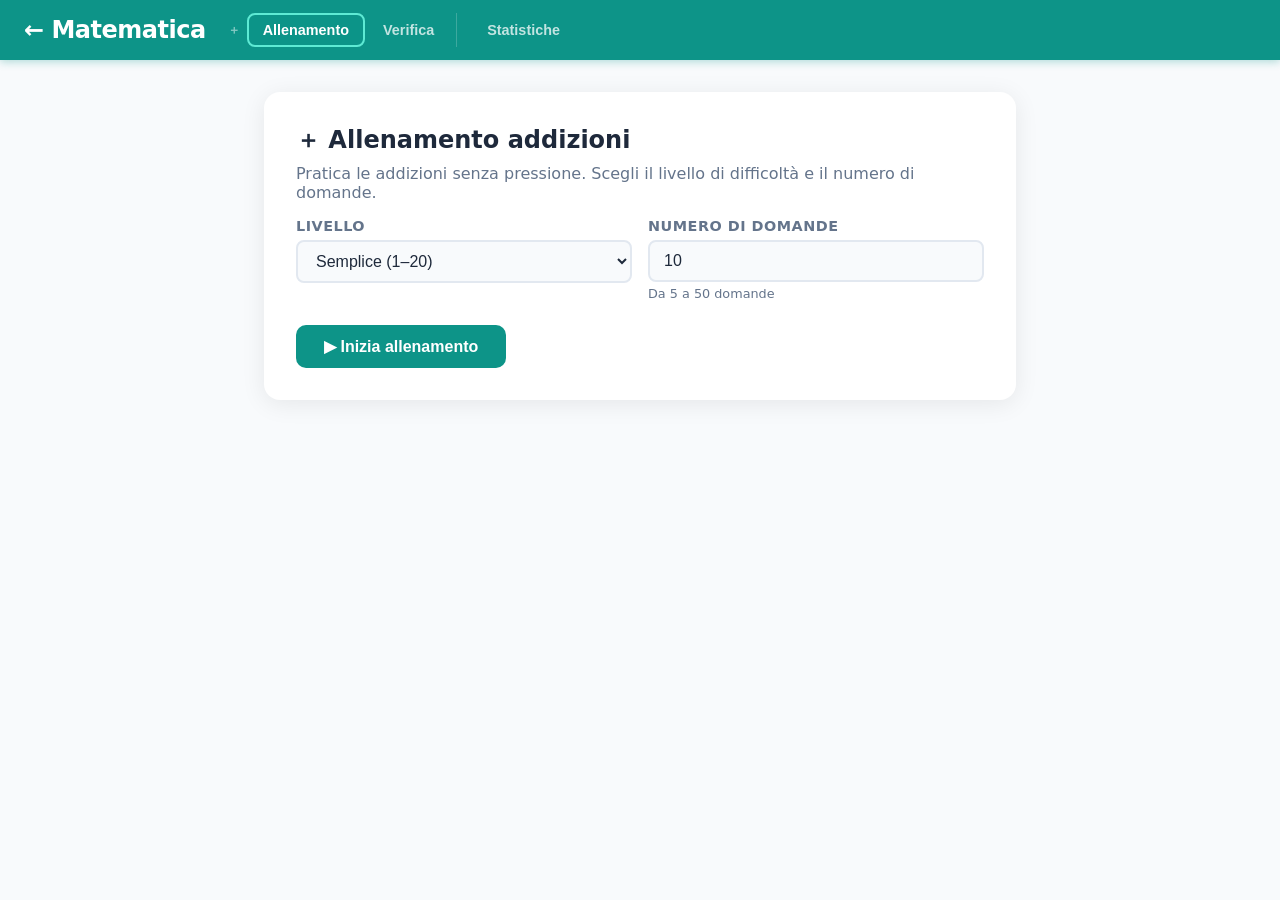
<file: templates/addizioni.html>
<!DOCTYPE html>
<html lang="it">
<head>
  <meta charset="UTF-8">
  <meta name="viewport" content="width=device-width, initial-scale=1.0">
  <title>Addizioni</title>
  <link rel="stylesheet" href="/static/css/style.css">
</head>
<body>

<!-- NAVIGAZIONE -->
<nav class="nav" style="background:var(--add); box-shadow:0 2px 8px rgba(13,148,136,0.3)">
  <a href="/matematica" class="nav-logo" style="text-decoration:none; color:white;">← Matematica</a>
  <div class="nav-group add">
    <span class="nav-group-label">＋</span>
    <button class="nav-btn active" id="nav-add-training" onclick="mostraVista('add-training')">Allenamento</button>
    <button class="nav-btn"        id="nav-add-verifica" onclick="mostraVista('add-verifica')">Verifica</button>
  </div>
  <div class="nav-group">
    <button class="nav-btn" id="nav-stats" onclick="mostraVista('stats')">Statistiche</button>
  </div>
</nav>

<!-- ══════════════════════════════════════════════ ADDIZIONI TRAINING ═══ -->
<div class="view active" id="view-add-training">

  <div id="add-training-setup">
    <div class="card">
      <h2>＋ Allenamento addizioni</h2>
      <p>Pratica le addizioni senza pressione. Scegli il livello di difficoltà e il numero di domande.</p>
      <div class="settings-grid">
        <div class="field">
          <label>Livello</label>
          <select id="add-tr-livello">
            <option value="molto-facile">Molto semplice (1–10)</option>
            <option value="facile" selected>Semplice (1–20)</option>
            <option value="medio">Medio (1–50)</option>
            <option value="difficile">Difficile (1–100)</option>
          </select>
        </div>
        <div class="field">
          <label>Numero di domande</label>
          <input type="number" id="add-tr-num" value="10" min="5" max="50">
          <div class="hint">Da 5 a 50 domande</div>
        </div>
      </div>
      <button class="btn btn-add" onclick="avviaAddTraining()">▶ Inizia allenamento</button>
    </div>
  </div>

  <div id="add-training-sessione" style="display:none">
    <div class="card">
      <div class="progresso">
        <span class="progresso-label" id="add-tr-progresso-label">1 / 10</span>
        <div class="progresso-bar-wrap">
          <div class="progresso-bar add" id="add-tr-progresso-bar" style="width:0%"></div>
        </div>
      </div>
      <div class="domanda-container">
        <div class="moltiplicazione" id="add-tr-operazione">3 + 5 =</div>
        <input type="number" class="risposta-input" id="add-tr-risposta-input"
               placeholder="?" min="0" max="300" inputmode="numeric" autocomplete="off">
        <div class="feedback-msg" id="add-tr-feedback"></div>
        <div class="hint-risposta" id="add-tr-hint"></div>
        <div class="tastiera">
          <button class="tastiera-btn" onclick="inputTastiera('add-tr-risposta-input','7')">7</button>
          <button class="tastiera-btn" onclick="inputTastiera('add-tr-risposta-input','8')">8</button>
          <button class="tastiera-btn" onclick="inputTastiera('add-tr-risposta-input','9')">9</button>
          <button class="tastiera-btn" onclick="inputTastiera('add-tr-risposta-input','4')">4</button>
          <button class="tastiera-btn" onclick="inputTastiera('add-tr-risposta-input','5')">5</button>
          <button class="tastiera-btn" onclick="inputTastiera('add-tr-risposta-input','6')">6</button>
          <button class="tastiera-btn" onclick="inputTastiera('add-tr-risposta-input','1')">1</button>
          <button class="tastiera-btn" onclick="inputTastiera('add-tr-risposta-input','2')">2</button>
          <button class="tastiera-btn" onclick="inputTastiera('add-tr-risposta-input','3')">3</button>
          <button class="tastiera-btn" onclick="inputTastiera('add-tr-risposta-input','0')">0</button>
          <button class="tastiera-btn" onclick="inputTastiera('add-tr-risposta-input','00')">00</button>
          <button class="tastiera-btn delete" onclick="inputTastiera('add-tr-risposta-input','del')">⌫</button>
        </div>
        <button class="btn btn-add btn-conferma" id="btn-add-tr-conferma" data-stato="attesa" onclick="confermaAddTraining()">
          Conferma
        </button>
      </div>
    </div>
  </div>

  <div id="add-training-risultato" style="display:none">
    <div class="card">
      <div class="risultato-hero">
        <div class="punteggio-cerchio ottimo" id="add-tr-cerchio">
          <div class="punteggio-numero" id="add-tr-punteggio-num">—</div>
          <div class="punteggio-totale" id="add-tr-punteggio-tot">/ 10</div>
        </div>
        <div class="voto-testo" id="add-tr-voto-testo"></div>
        <p id="add-tr-extra"></p>
        <button class="btn btn-add" onclick="resetAddTraining()">↩ Ricomincia</button>
      </div>
    </div>
    <div class="card">
      <h3>Riepilogo risposte</h3>
      <ul class="lista-risposte" id="add-tr-lista-risposte"></ul>
    </div>
  </div>
</div>

<!-- ══════════════════════════════════════════════ ADDIZIONI VERIFICA ═══ -->
<div class="view" id="view-add-verifica">

  <div id="add-verifica-setup">
    <div class="card">
      <h2>＋ Verifica addizioni</h2>
      <p>20 addizioni casuali. Scegli il livello di difficoltà e, se vuoi, un timer per ogni domanda.</p>
      <div class="settings-grid">
        <div class="field">
          <label>Livello</label>
          <select id="add-ver-livello">
            <option value="molto-facile">Molto semplice (1–10)</option>
            <option value="facile" selected>Semplice (1–20)</option>
            <option value="medio">Medio (1–50)</option>
            <option value="difficile">Difficile (1–100)</option>
          </select>
        </div>
        <div class="field">
          <label>Timer per domanda</label>
          <select id="add-ver-timer">
            <option value="0">Nessun timer</option>
            <option value="5">5 secondi</option>
            <option value="10" selected>10 secondi</option>
            <option value="15">15 secondi</option>
            <option value="20">20 secondi</option>
            <option value="30">30 secondi</option>
          </select>
        </div>
      </div>
      <button class="btn btn-add" style="font-size:1.1rem;padding:14px 40px" onclick="avviaAddVerifica()">
        ▶ Inizia verifica
      </button>
    </div>
  </div>

  <div id="add-verifica-sessione" style="display:none">
    <div class="card">
      <div class="progresso">
        <span class="progresso-label" id="add-ver-progresso-label">1 / 20</span>
        <div class="progresso-bar-wrap">
          <div class="progresso-bar add" id="add-ver-progresso-bar" style="width:0%"></div>
        </div>
      </div>
      <div class="domanda-container">
        <div class="timer-display hidden" id="add-ver-timer-display">⏱ 10s</div>
        <div class="moltiplicazione" id="add-ver-operazione">8 + 7 =</div>
        <input type="number" class="risposta-input" id="add-ver-risposta-input"
               placeholder="?" min="0" max="300" inputmode="numeric" autocomplete="off">
        <div class="feedback-msg" id="add-ver-feedback"></div>
        <div class="tastiera">
          <button class="tastiera-btn" onclick="inputTastiera('add-ver-risposta-input','7')">7</button>
          <button class="tastiera-btn" onclick="inputTastiera('add-ver-risposta-input','8')">8</button>
          <button class="tastiera-btn" onclick="inputTastiera('add-ver-risposta-input','9')">9</button>
          <button class="tastiera-btn" onclick="inputTastiera('add-ver-risposta-input','4')">4</button>
          <button class="tastiera-btn" onclick="inputTastiera('add-ver-risposta-input','5')">5</button>
          <button class="tastiera-btn" onclick="inputTastiera('add-ver-risposta-input','6')">6</button>
          <button class="tastiera-btn" onclick="inputTastiera('add-ver-risposta-input','1')">1</button>
          <button class="tastiera-btn" onclick="inputTastiera('add-ver-risposta-input','2')">2</button>
          <button class="tastiera-btn" onclick="inputTastiera('add-ver-risposta-input','3')">3</button>
          <button class="tastiera-btn" onclick="inputTastiera('add-ver-risposta-input','0')">0</button>
          <button class="tastiera-btn" onclick="inputTastiera('add-ver-risposta-input','00')">00</button>
          <button class="tastiera-btn delete" onclick="inputTastiera('add-ver-risposta-input','del')">⌫</button>
        </div>
        <button class="btn btn-add btn-conferma" onclick="confermaAddVerifica()">Conferma</button>
      </div>
    </div>
  </div>

  <div id="add-verifica-risultato" style="display:none">
    <div class="card">
      <div class="risultato-hero">
        <div class="punteggio-cerchio ottimo" id="add-ver-cerchio">
          <div class="punteggio-numero" id="add-ver-punteggio-num">—</div>
          <div class="punteggio-totale" id="add-ver-punteggio-tot">/ 20</div>
        </div>
        <div class="voto-testo" id="add-ver-voto-testo"></div>
        <p id="add-ver-percentuale"></p>
        <p id="add-ver-tempo"></p>
        <div style="display:flex;gap:12px;justify-content:center;flex-wrap:wrap">
          <button class="btn btn-add" onclick="resetAddVerifica()">↩ Nuova verifica</button>
          <button class="btn btn-ghost" onclick="mostraVista('stats')">📊 Statistiche</button>
        </div>
      </div>
    </div>
    <div class="card">
      <h3>Riepilogo risposte</h3>
      <ul class="lista-risposte" id="add-ver-lista-risposte"></ul>
    </div>
  </div>
</div>

<!-- ══════════════════════════════════════════════════════════ STATS ═══ -->
<div class="view" id="view-stats">
  <div class="card">
    <h2>Statistiche</h2>
    <div class="stat-tabs">
      <button class="stat-tab add active" id="stat-tab-addizioni" onclick="caricaStatistiche('addizioni')">＋ Addizioni</button>
    </div>
    <div class="stat-grid">
      <div class="stat-box">
        <div class="valore" id="stat-totale-verifiche">—</div>
        <div class="etichetta">Verifiche</div>
      </div>
      <div class="stat-box">
        <div class="valore" id="stat-media">—</div>
        <div class="etichetta">Media</div>
      </div>
      <div class="stat-box">
        <div class="valore" id="stat-migliore">—</div>
        <div class="etichetta">Miglior punteggio</div>
      </div>
    </div>
  </div>

  <div class="card" id="stat-livelli-section">
    <h3>Risultati per livello</h3>
    <div class="livelli-grid" id="stat-livelli-grid"></div>
  </div>

  <div class="card">
    <h3>Ultime verifiche</h3>
    <div class="empty-state" id="stat-verifiche-empty" style="display:none">
      <div class="icon">📋</div>
      <p>Nessuna verifica ancora.</p>
    </div>
    <div class="tabella-wrap" id="stat-verifiche-table" style="display:none">
      <table>
        <thead>
          <tr>
            <th>Data</th>
            <th>Punteggio</th>
            <th>%</th>
            <th id="stat-col4-header">Livello</th>
            <th>Durata</th>
          </tr>
        </thead>
        <tbody id="stat-verifiche-tbody"></tbody>
      </table>
    </div>
  </div>
</div>

<script>
  // Questa pagina mostra solo addizioni
  window.DEFAULT_MATERIA = "addizioni";
</script>
<script src="/static/js/app.js"></script>
</body>
</html>
</file>
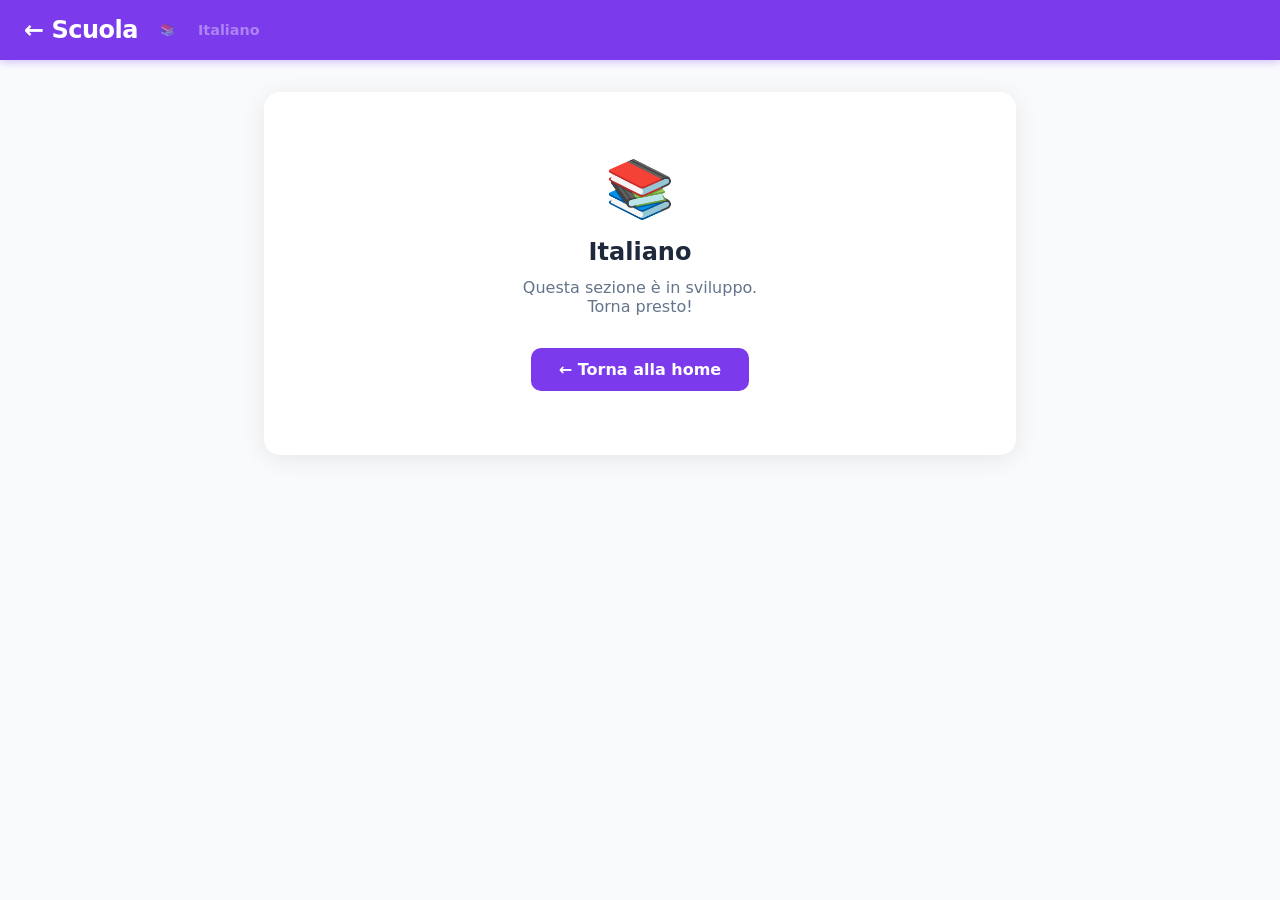
<file: templates/italiano.html>
<!DOCTYPE html>
<html lang="it">
<head>
  <meta charset="UTF-8">
  <meta name="viewport" content="width=device-width, initial-scale=1.0">
  <title>Italiano</title>
  <link rel="stylesheet" href="/static/css/style.css">
</head>
<body>

<nav class="nav nav-italiano">
  <a href="/" class="nav-logo" style="text-decoration:none; color:white;">← Scuola</a>
  <div class="nav-group">
    <span class="nav-group-label">📚</span>
    <span class="nav-btn" style="opacity:0.5; cursor:default;">Italiano</span>
  </div>
</nav>

<div class="view active" id="view-italiano">
  <div class="card" style="text-align:center; padding: 64px 40px;">
    <div style="font-size:3.5rem; margin-bottom:16px;">📚</div>
    <h2 style="margin-bottom:12px;">Italiano</h2>
    <p style="margin-bottom:32px;">Questa sezione è in sviluppo.<br>Torna presto!</p>
    <a href="/" class="btn btn-italiano">← Torna alla home</a>
  </div>
</div>

</body>
</html>
</file>
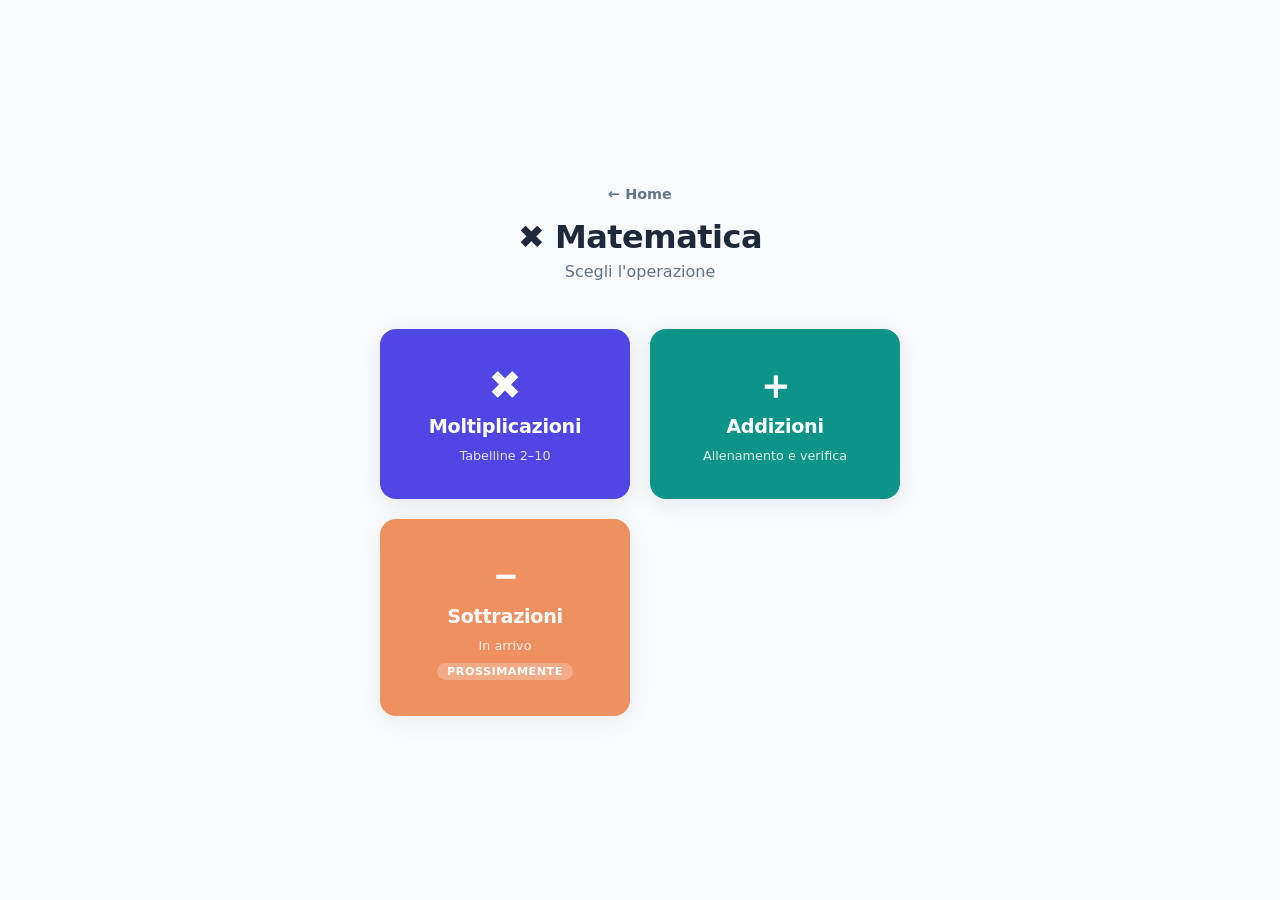
<file: templates/matematica_landing.html>
<!DOCTYPE html>
<html lang="it">
<head>
  <meta charset="UTF-8">
  <meta name="viewport" content="width=device-width, initial-scale=1.0">
  <title>Matematica</title>
  <link rel="stylesheet" href="/static/css/style.css">
  <style>
    .sub-landing-wrap {
      min-height: 100vh;
      display: flex;
      flex-direction: column;
      align-items: center;
      justify-content: center;
      padding: 32px 24px;
    }

    .sub-landing-header {
      text-align: center;
      margin-bottom: 48px;
    }

    .sub-landing-back {
      display: inline-block;
      color: var(--text-muted);
      text-decoration: none;
      font-size: 0.9rem;
      font-weight: 600;
      margin-bottom: 16px;
      transition: color 0.15s;
    }
    .sub-landing-back:hover { color: var(--primary); }

    .sub-landing-title {
      font-size: 2rem;
      font-weight: 800;
      color: var(--text);
      letter-spacing: -0.5px;
      margin-bottom: 6px;
    }

    .sub-landing-subtitle {
      color: var(--text-muted);
      font-size: 1rem;
    }

    .operazioni-grid {
      display: grid;
      grid-template-columns: repeat(auto-fill, minmax(200px, 1fr));
      gap: 20px;
      width: 100%;
      max-width: 520px;
    }

    .operazione-card {
      display: flex;
      flex-direction: column;
      align-items: center;
      justify-content: center;
      gap: 10px;
      padding: 36px 20px;
      border-radius: var(--radius);
      text-decoration: none;
      color: white;
      font-weight: 700;
      transition: transform 0.15s, box-shadow 0.15s;
      box-shadow: var(--shadow);
      text-align: center;
      position: relative;
      overflow: hidden;
    }

    .operazione-card:hover {
      transform: translateY(-4px);
      box-shadow: 0 8px 32px rgba(0,0,0,0.15);
    }

    .operazione-card.moltiplicazioni   { background: var(--primary); }
    .operazione-card.moltiplicazioni:hover { background: #4338ca; }

    .operazione-card.addizioni   { background: var(--add); }
    .operazione-card.addizioni:hover { background: #0f766e; }

    .operazione-card.sottrazioni { background: var(--sottrazioni); }
    .operazione-card.sottrazioni:hover { background: #c2410c; }

    .operazione-card.wip { opacity: 0.65; cursor: default; }
    .operazione-card.wip:hover { transform: none; box-shadow: var(--shadow); }

    .op-icon   { font-size: 2.5rem; line-height: 1; }
    .op-nome   { font-size: 1.2rem; letter-spacing: -0.3px; }
    .op-desc   { font-size: 0.8rem; opacity: 0.85; font-weight: 400; }

    .wip-badge {
      background: rgba(255,255,255,0.25);
      border-radius: 20px;
      padding: 2px 10px;
      font-size: 0.7rem;
      font-weight: 700;
      text-transform: uppercase;
      letter-spacing: 0.5px;
    }
  </style>
</head>
<body>
  <div class="sub-landing-wrap">
    <div class="sub-landing-header">
      <a href="/" class="sub-landing-back">← Home</a>
      <div class="sub-landing-title">✖ Matematica</div>
      <div class="sub-landing-subtitle">Scegli l'operazione</div>
    </div>

    <div class="operazioni-grid">

      <a href="/matematica/moltiplicazioni" class="operazione-card moltiplicazioni">
        <div class="op-icon">✖</div>
        <div class="op-nome">Moltiplicazioni</div>
        <div class="op-desc">Tabelline 2–10</div>
      </a>

      <a href="/matematica/addizioni" class="operazione-card addizioni">
        <div class="op-icon">＋</div>
        <div class="op-nome">Addizioni</div>
        <div class="op-desc">Allenamento e verifica</div>
      </a>

      <div class="operazione-card sottrazioni wip">
        <div class="op-icon">－</div>
        <div class="op-nome">Sottrazioni</div>
        <div class="op-desc">In arrivo</div>
        <div class="wip-badge">Prossimamente</div>
      </div>

    </div>
  </div>
</body>
</html>
</file>
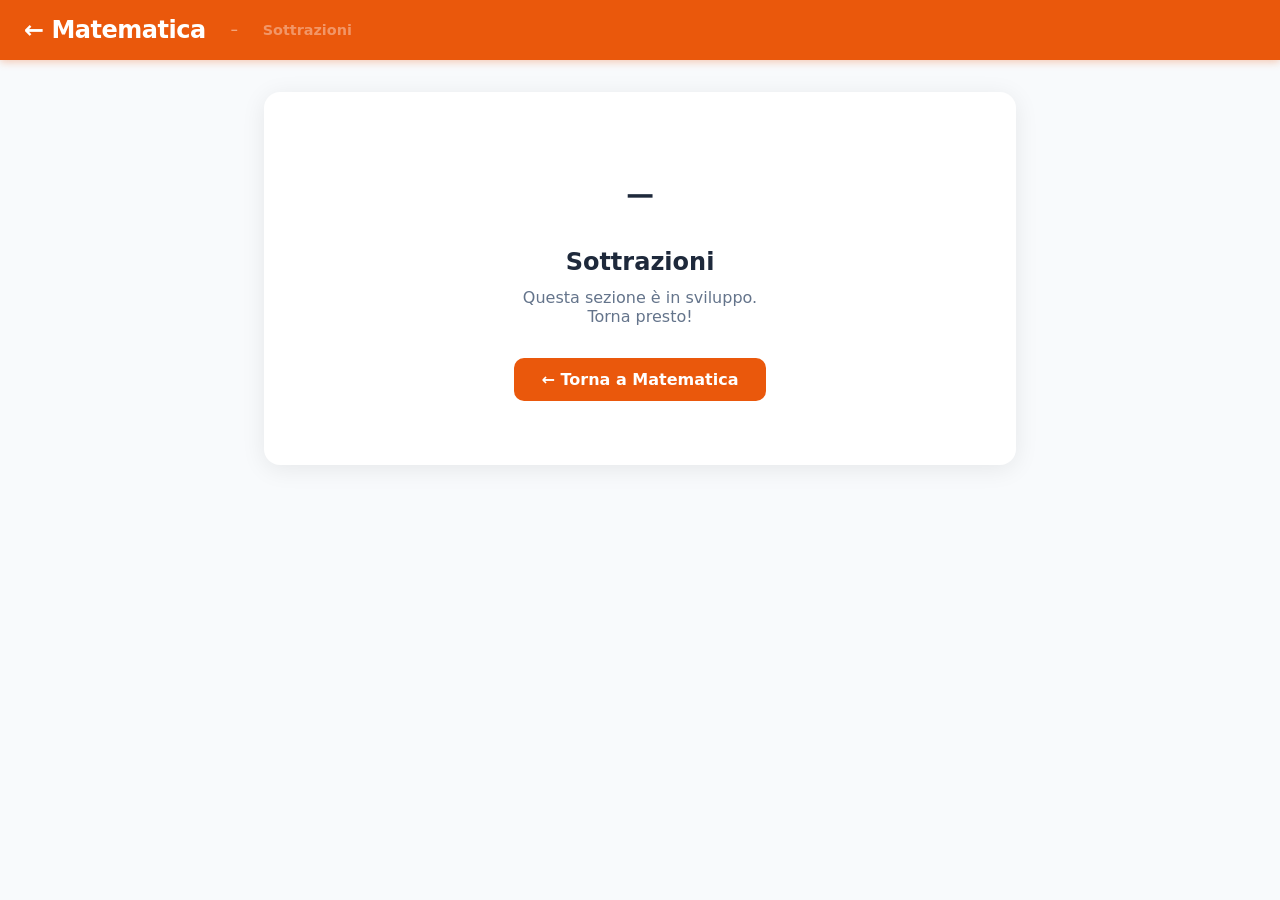
<file: templates/sottrazioni.html>
<!DOCTYPE html>
<html lang="it">
<head>
  <meta charset="UTF-8">
  <meta name="viewport" content="width=device-width, initial-scale=1.0">
  <title>Sottrazioni</title>
  <link rel="stylesheet" href="/static/css/style.css">
  <style>
    .nav-sottrazioni {
      background: var(--sottrazioni);
      box-shadow: 0 2px 8px rgba(234,88,12,0.3);
    }
    .btn-sottrazioni { background: var(--sottrazioni); color: white; }
    .btn-sottrazioni:hover { background: #c2410c; transform: translateY(-1px); }
  </style>
</head>
<body>

<nav class="nav nav-sottrazioni">
  <a href="/matematica" class="nav-logo" style="text-decoration:none; color:white;">← Matematica</a>
  <div class="nav-group">
    <span class="nav-group-label">－</span>
    <span class="nav-btn" style="opacity:0.5; cursor:default;">Sottrazioni</span>
  </div>
</nav>

<div class="view active">
  <div class="card" style="text-align:center; padding: 64px 40px;">
    <div style="font-size:3.5rem; margin-bottom:16px;">－</div>
    <h2 style="margin-bottom:12px;">Sottrazioni</h2>
    <p style="margin-bottom:32px;">Questa sezione è in sviluppo.<br>Torna presto!</p>
    <a href="/matematica" class="btn btn-sottrazioni">← Torna a Matematica</a>
  </div>
</div>

</body>
</html>
</file>
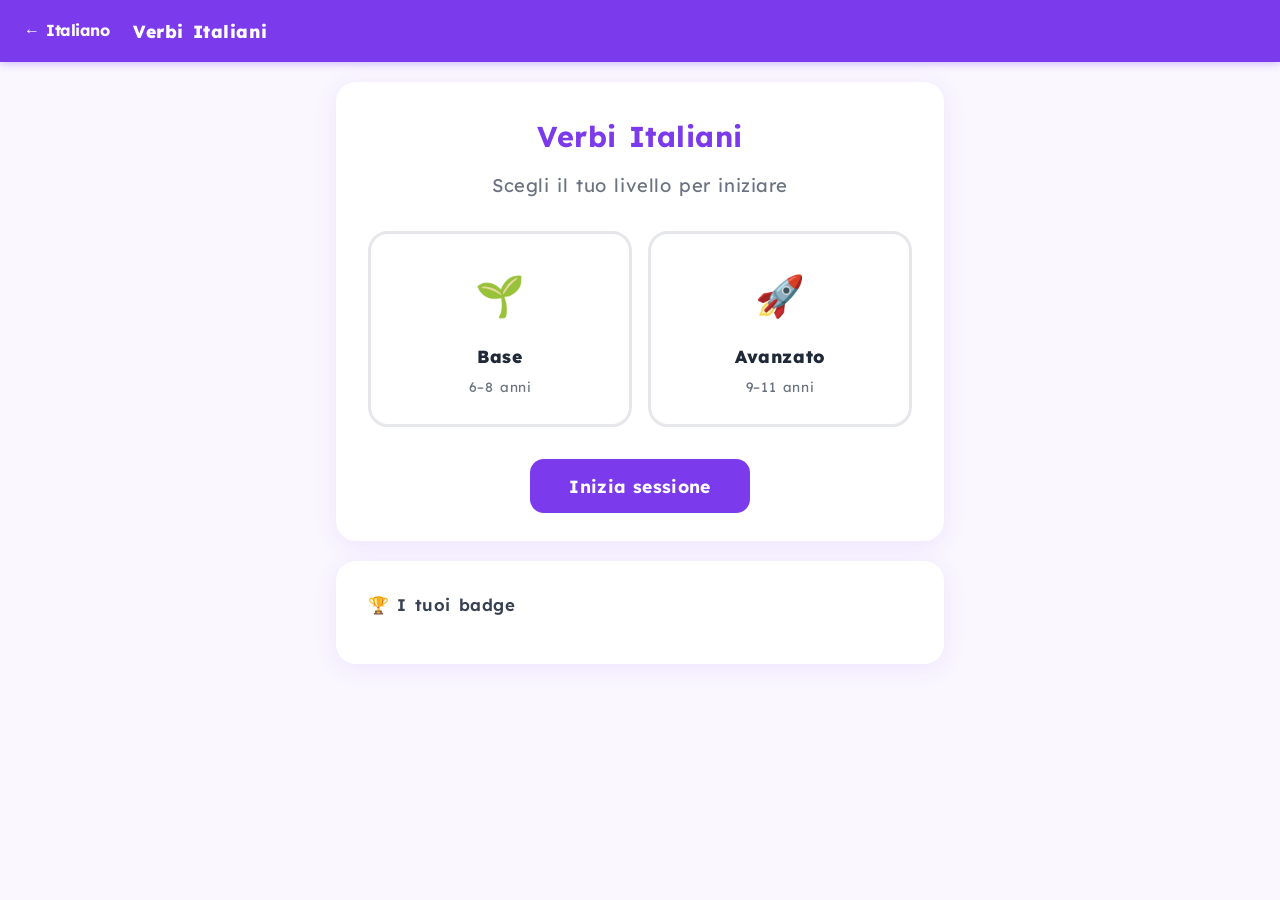
<file: templates/italiano/verbi.html>
<!DOCTYPE html>
<html lang="it">
<head>
  <meta charset="UTF-8">
  <meta name="viewport" content="width=device-width, initial-scale=1.0">
  <title>Verbi Italiani</title>
  <link rel="stylesheet" href="/static/css/style.css">
  <link rel="stylesheet" href="/static/css/verbi.css">
</head>
<body class="verbi-app">

<!-- ── NAV ── -->
<nav class="nav nav-italiano">
  <a href="/italiano" class="nav-logo" style="text-decoration:none; color:white; font-size:1rem; font-weight:700;">← Italiano</a>
  <span style="color:white; font-weight:800; font-size:1.1rem; margin-left:8px;">Verbi Italiani</span>
</nav>

<div style="max-width:640px; margin:0 auto; padding:20px 16px;">

  <!-- ════════════════════════════════════════════════════════
       SEZIONE SETUP — scelta livello
  ════════════════════════════════════════════════════════ -->
  <div id="v-sezione-setup">

    <div class="v-card" style="text-align:center;">
      <h2 style="margin:0 0 6px; color:var(--v-primary); font-size:1.8rem;">Verbi Italiani</h2>
      <p style="color:var(--v-muted); margin-bottom:28px;">Scegli il tuo livello per iniziare</p>

      <div class="livello-grid">
        <div class="livello-card" id="card-base" onclick="selezionaLivello('base')">
          <div class="lv-emoji">🌱</div>
          <div class="lv-nome">Base</div>
          <div class="lv-eta">6–8 anni</div>
        </div>
        <div class="livello-card" id="card-avanzato" onclick="selezionaLivello('avanzato')">
          <div class="lv-emoji">🚀</div>
          <div class="lv-nome">Avanzato</div>
          <div class="lv-eta">9–11 anni</div>
        </div>
      </div>

      <button id="btn-inizia" class="v-btn v-btn-primary"
              style="min-width:220px; margin-top:8px;"
              disabled
              onclick="avviaSessioneVerbi(_livelloSelezionato)">
        Inizia sessione
      </button>
    </div>

    <!-- Badge -->
    <div class="v-card" style="margin-top:16px;">
      <h3 style="margin:0 0 16px; font-size:1.05rem; color:#374151;">🏆 I tuoi badge</h3>
      <div id="badge-grid" class="badge-grid"></div>
    </div>

  </div><!-- /v-sezione-setup -->


  <!-- ════════════════════════════════════════════════════════
       SEZIONE SESSIONE — esercizio corrente
  ════════════════════════════════════════════════════════ -->
  <div id="v-sezione-sessione" style="display:none;">

    <div class="v-card">

      <!-- Barra progresso -->
      <div style="display:flex; align-items:center; gap:12px; margin-bottom:20px;">
        <div class="v-progress-wrap" style="flex:1;">
          <div id="v-progress-bar" class="v-progress-bar" style="width:0%;"></div>
        </div>
        <span id="v-progresso-label"
              style="font-size:0.9rem; color:var(--v-muted); white-space:nowrap; font-weight:600;">
          1 / 10
        </span>
      </div>

      <!-- Soggetto pill -->
      <div style="text-align:center; margin-bottom:4px;">
        <span class="soggetto-pill">
          <span id="v-soggetto"></span>
        </span>
      </div>

      <!-- Modo / Tempo -->
      <p id="v-contesto"
         style="text-align:center; color:var(--v-muted); font-size:0.9rem; margin:0 0 4px;">
      </p>

      <!-- Verbo display con color-coding morfologico -->
      <div id="v-verbo-display" class="verbo-display"></div>

      <!-- Input risposta -->
      <input id="v-input"
             type="text"
             class="v-input"
             autocomplete="off"
             autocorrect="off"
             autocapitalize="off"
             spellcheck="false"
             placeholder="Scrivi la forma…">

      <!-- Feedback box (nascosta; mostrata da FeedbackUI) -->
      <div id="feedback-box" class="feedback-box"></div>

      <!-- Bottoni azione -->
      <div style="display:flex; gap:10px; justify-content:center; flex-wrap:wrap; margin-top:16px;">
        <button id="btn-v-conferma"
                class="v-btn v-btn-primary"
                onclick="confermaRispostaVerbi()">
          Conferma
        </button>
        <button class="v-btn v-btn-ghost" onclick="_mostraSuggerimento()">
          💡 Suggerimento
        </button>
        <button class="v-btn v-btn-ghost" onclick="_salta()">
          Salta →
        </button>
      </div>

    </div>
  </div><!-- /v-sezione-sessione -->


  <!-- ════════════════════════════════════════════════════════
       SEZIONE RIEPILOGO — risultati + mostriciattoli
  ════════════════════════════════════════════════════════ -->
  <div id="v-sezione-riepilogo" style="display:none;">

    <!-- Score card -->
    <div class="v-card" style="text-align:center;">
      <div style="font-size:3rem; margin-bottom:8px;">🎉</div>
      <h2 style="margin:0 0 4px; color:var(--v-primary); font-size:1.6rem;">Sessione completata!</h2>
      <p id="ris-punteggio"
         style="font-size:2.6rem; font-weight:800; color:#1f2937; margin:16px 0 4px;"></p>
      <p id="ris-perc"
         style="font-size:1.2rem; color:var(--v-muted); margin:0 0 4px;"></p>
      <p id="ris-tempo"
         style="font-size:0.9rem; color:var(--v-muted); margin:0 0 24px;"></p>

      <div style="display:flex; gap:12px; justify-content:center; flex-wrap:wrap;">
        <button class="v-btn v-btn-primary"
                onclick="avviaSessioneVerbi(stato.livello)">
          Riprova
        </button>
        <button class="v-btn v-btn-ghost"
                onclick="_mostraSezione('setup')">
          Cambia livello
        </button>
      </div>
    </div>

    <!-- Mostriciattoli -->
    <div class="v-card" style="margin-top:16px;">
      <h3 style="margin:0 0 6px; font-size:1.05rem; color:#9a3412;">👾 I tuoi mostriciattoli</h3>
      <p style="font-size:0.85rem; color:var(--v-muted); margin:0 0 16px;">
        Le forme che sbagli più spesso — ripassale!
      </p>
      <div id="mostriciattoli-list"></div>
    </div>

  </div><!-- /v-sezione-riepilogo -->

</div><!-- /container -->

<!-- Badge toast (creato dinamicamente da BadgeUI se non presente) -->
<div id="badge-toast" class="badge-toast"></div>

<!-- ── SCRIPTS ── -->
<script src="/static/js/verbi.js"></script>
<script>
  // ── Stato locale della pagina ──────────────────────────────
  let _livelloSelezionato = null;

  // ── Selezione livello ──────────────────────────────────────
  function selezionaLivello(lv) {
    _livelloSelezionato = lv;
    document.getElementById("card-base").classList.toggle("selected", lv === "base");
    document.getElementById("card-avanzato").classList.toggle("selected", lv === "avanzato");
    document.getElementById("btn-inizia").disabled = false;
  }

  // ── Suggerimento: mostra le prime 2 lettere della risposta ─
  function _mostraSuggerimento() {
    const e = VerbSession.esercizioCorrente();
    if (!e) return;
    const input = document.getElementById("v-input");
    if (!input) return;
    input.value = e.forma.slice(0, 2);
    input.focus();
  }

  // ── Salta: invia risposta vuota (sbagliata) e avanza ───────
  async function _salta() {
    await VerbSession.inviaSoluzione("");
    if (VerbSession.avanza()) _renderEsercizio();
    else _mostraRiepilogo();
  }

  // ── Init pagina ────────────────────────────────────────────
  document.addEventListener("DOMContentLoaded", () => {
    _mostraSezione("setup");
    BadgeUI.caricaEMostra();
  });
</script>

</body>
</html>
</file>
<file: static/css/style.css>
:root {
  --primary: #4f46e5;
  --primary-light: #818cf8;
  --add: #0d9488;
  --add-light: #5eead4;
  --italiano: #7c3aed;
  --italiano-light: #c4b5fd;
  --sottrazioni: #ea580c;
  --success: #22c55e;
  --danger: #ef4444;
  --warning: #f59e0b;
  --bg: #f8fafc;
  --card-bg: #ffffff;
  --text: #1e293b;
  --text-muted: #64748b;
  --border: #e2e8f0;
  --radius: 16px;
  --shadow: 0 4px 24px rgba(0,0,0,0.08);
}

* { box-sizing: border-box; margin: 0; padding: 0; }

body {
  font-family: 'Segoe UI', system-ui, sans-serif;
  background: var(--bg);
  color: var(--text);
  min-height: 100vh;
}

/* NAV */
.nav {
  background: var(--primary);
  padding: 0 24px;
  display: flex;
  align-items: center;
  gap: 4px;
  flex-wrap: wrap;
  box-shadow: 0 2px 8px rgba(79,70,229,0.3);
}

.nav-logo {
  color: white;
  font-size: 1.5rem;
  font-weight: 800;
  padding: 16px 0;
  margin-right: 12px;
  letter-spacing: -0.5px;
}

.nav-group {
  display: flex;
  align-items: center;
  gap: 2px;
  padding: 0 6px;
  border-right: 1px solid rgba(255,255,255,0.2);
  margin-right: 4px;
}

.nav-group:last-of-type { border-right: none; }

.nav-group-label {
  color: rgba(255,255,255,0.5);
  font-size: 0.75rem;
  font-weight: 700;
  text-transform: uppercase;
  letter-spacing: 1px;
  padding-right: 4px;
}

.nav-btn {
  background: none;
  border: 2px solid transparent;
  color: rgba(255,255,255,0.75);
  padding: 7px 14px;
  border-radius: 8px;
  cursor: pointer;
  font-size: 0.9rem;
  font-weight: 600;
  transition: all 0.15s;
  text-decoration: none;
}

.nav-btn:hover { color: white; background: rgba(255,255,255,0.1); }
.nav-btn.active { color: white; border-color: rgba(255,255,255,0.5); background: rgba(255,255,255,0.15); }

/* Accento teal per pulsanti addizioni attivi */
.nav-group.add .nav-btn.active {
  border-color: var(--add-light);
  background: rgba(13,148,136,0.3);
}

/* VIEWS */
.view { display: none; padding: 32px 24px; max-width: 800px; margin: 0 auto; }
.view.active { display: block; }

/* CARDS */
.card {
  background: var(--card-bg);
  border-radius: var(--radius);
  box-shadow: var(--shadow);
  padding: 32px;
  margin-bottom: 24px;
}

h2 { font-size: 1.5rem; font-weight: 700; margin-bottom: 8px; }
h3 { font-size: 1.1rem; font-weight: 600; margin-bottom: 12px; color: var(--text-muted); }
p { color: var(--text-muted); margin-bottom: 16px; }

/* BUTTONS */
.btn {
  display: inline-flex;
  align-items: center;
  gap: 8px;
  padding: 12px 28px;
  border-radius: 10px;
  border: none;
  font-size: 1rem;
  font-weight: 600;
  cursor: pointer;
  transition: all 0.15s;
  text-decoration: none;
}

.btn-primary { background: var(--primary); color: white; }
.btn-primary:hover { background: #4338ca; transform: translateY(-1px); }
.btn-success { background: var(--success); color: white; }
.btn-success:hover { background: #16a34a; transform: translateY(-1px); }
.btn-danger { background: var(--danger); color: white; }
.btn-danger:hover { background: #dc2626; }
.btn-ghost { background: var(--bg); color: var(--text); border: 2px solid var(--border); }
.btn-ghost:hover { border-color: var(--primary); color: var(--primary); }
.btn:disabled { opacity: 0.5; cursor: not-allowed; transform: none !important; }

/* SETTINGS FORM */
.settings-grid {
  display: grid;
  grid-template-columns: 1fr 1fr;
  gap: 16px;
  margin-bottom: 24px;
}

.field label {
  display: block;
  font-weight: 600;
  margin-bottom: 6px;
  font-size: 0.9rem;
  color: var(--text-muted);
  text-transform: uppercase;
  letter-spacing: 0.5px;
}

.field input[type="number"],
.field select {
  width: 100%;
  padding: 10px 14px;
  border: 2px solid var(--border);
  border-radius: 8px;
  font-size: 1rem;
  background: var(--bg);
  color: var(--text);
  transition: border-color 0.15s;
}

.field input[type="number"]:focus,
.field select:focus {
  outline: none;
  border-color: var(--primary);
}

.field .hint { font-size: 0.8rem; color: var(--text-muted); margin-top: 4px; }

/* DOMANDA */
.domanda-container {
  text-align: center;
  padding: 16px 0;
}

.progresso {
  display: flex;
  justify-content: space-between;
  align-items: center;
  margin-bottom: 24px;
}

.progresso-bar-wrap {
  flex: 1;
  height: 8px;
  background: var(--border);
  border-radius: 4px;
  margin: 0 16px;
  overflow: hidden;
}

.progresso-bar {
  height: 100%;
  background: var(--primary);
  border-radius: 4px;
  transition: width 0.3s ease;
}

.progresso-label { font-weight: 600; font-size: 0.9rem; color: var(--text-muted); white-space: nowrap; }

/* TIMER */
.timer-display {
  display: inline-flex;
  align-items: center;
  gap: 8px;
  padding: 6px 16px;
  border-radius: 20px;
  font-weight: 700;
  font-size: 1.1rem;
  background: var(--bg);
  border: 2px solid var(--border);
  margin-bottom: 32px;
  transition: all 0.3s;
}

.timer-display.warning { border-color: var(--warning); color: var(--warning); background: #fef3c7; }
.timer-display.danger  { border-color: var(--danger);  color: var(--danger);  background: #fee2e2; }
.timer-display.hidden  { visibility: hidden; }

/* MOLTIPLICAZIONE */
.moltiplicazione {
  font-size: 4rem;
  font-weight: 800;
  letter-spacing: -2px;
  color: var(--text);
  margin-bottom: 32px;
  line-height: 1;
}

.moltiplicazione .operatori { color: var(--primary-light); }

.risposta-input {
  font-size: 2.5rem;
  font-weight: 700;
  text-align: center;
  width: 160px;
  padding: 12px 16px;
  border: 3px solid var(--border);
  border-radius: 12px;
  background: var(--bg);
  color: var(--text);
  transition: border-color 0.15s;
  margin-bottom: 24px;
}

.risposta-input:focus { outline: none; border-color: var(--primary); }
.risposta-input.corretta { border-color: var(--success); background: #f0fdf4; }
.risposta-input.sbagliata { border-color: var(--danger); background: #fef2f2; }

.feedback-msg {
  height: 28px;
  font-size: 1.1rem;
  font-weight: 600;
  margin-bottom: 16px;
}

.feedback-msg.corretta { color: var(--success); }
.feedback-msg.sbagliata { color: var(--danger); }

.btn-conferma {
  font-size: 1.1rem;
  padding: 14px 40px;
}

/* TASTIERA NUMERICA */
.tastiera {
  display: grid;
  grid-template-columns: repeat(3, 1fr);
  gap: 10px;
  max-width: 260px;
  margin: 0 auto 24px;
}

.tastiera-btn {
  padding: 16px;
  font-size: 1.3rem;
  font-weight: 700;
  border: 2px solid var(--border);
  border-radius: 10px;
  background: white;
  color: var(--text);
  cursor: pointer;
  transition: all 0.1s;
  user-select: none;
}

.tastiera-btn:hover { border-color: var(--primary); color: var(--primary); background: #eef2ff; }
.tastiera-btn:active { transform: scale(0.95); }
.tastiera-btn.delete { color: var(--danger); border-color: #fecaca; }
.tastiera-btn.delete:hover { background: #fef2f2; border-color: var(--danger); }

/* RISULTATO */
.risultato-hero {
  text-align: center;
  padding: 16px 0 32px;
}

.punteggio-cerchio {
  width: 140px;
  height: 140px;
  border-radius: 50%;
  display: flex;
  flex-direction: column;
  align-items: center;
  justify-content: center;
  margin: 0 auto 24px;
  border: 6px solid;
}

.punteggio-cerchio.ottimo  { border-color: var(--success); color: var(--success); background: #f0fdf4; }
.punteggio-cerchio.buono   { border-color: var(--primary); color: var(--primary); background: #eef2ff; }
.punteggio-cerchio.scarso  { border-color: var(--warning); color: var(--warning); background: #fef3c7; }
.punteggio-cerchio.critico { border-color: var(--danger);  color: var(--danger);  background: #fef2f2; }

.punteggio-numero { font-size: 2.8rem; font-weight: 800; line-height: 1; }
.punteggio-totale { font-size: 1rem; font-weight: 600; opacity: 0.7; }

.voto-testo { font-size: 1.4rem; font-weight: 700; margin-bottom: 8px; }

/* DETTAGLIO RISPOSTE */
.lista-risposte {
  list-style: none;
  display: grid;
  grid-template-columns: repeat(auto-fill, minmax(120px, 1fr));
  gap: 10px;
}

.lista-risposte li {
  padding: 10px 12px;
  border-radius: 10px;
  font-size: 0.9rem;
  border: 2px solid;
  text-align: center;
}

.lista-risposte li.corretta { border-color: var(--success); background: #f0fdf4; color: #15803d; }
.lista-risposte li.sbagliata { border-color: var(--danger); background: #fef2f2; color: #b91c1c; }

.lista-risposte .operazione { font-weight: 700; font-size: 1rem; }
.lista-risposte .tua-risposta { font-size: 0.8rem; opacity: 0.8; }

/* ADDIZIONI — operatore teal */
.operatori-add { color: var(--add-light); }

.progresso-bar.add { background: var(--add); }

.risposta-input:focus.add-focus { border-color: var(--add); }

.btn-add { background: var(--add); color: white; }
.btn-add:hover { background: #0f766e; transform: translateY(-1px); }
.btn-italiano { background: var(--italiano); color: white; }
.btn-italiano:hover { background: #6d28d9; transform: translateY(-1px); }

/* Nav viola per Italiano */
.nav-italiano {
  background: var(--italiano);
  box-shadow: 0 2px 8px rgba(124,58,237,0.3);
}

/* STATS TABS (tabelline vs addizioni) */
.stat-tabs {
  display: flex;
  gap: 8px;
  margin-bottom: 20px;
}

.stat-tab {
  padding: 8px 20px;
  border-radius: 8px;
  border: 2px solid var(--border);
  background: var(--bg);
  color: var(--text-muted);
  font-weight: 600;
  font-size: 0.95rem;
  cursor: pointer;
  transition: all 0.15s;
}

.stat-tab:hover { border-color: var(--primary); color: var(--primary); }
.stat-tab.active { background: var(--primary); border-color: var(--primary); color: white; }
.stat-tab.add.active { background: var(--add); border-color: var(--add); color: white; }

/* ADDIZIONI: tabella livelli */
.livelli-grid {
  display: grid;
  grid-template-columns: repeat(auto-fill, minmax(160px, 1fr));
  gap: 12px;
  margin-bottom: 8px;
}

.livello-box {
  background: var(--bg);
  border: 2px solid var(--border);
  border-radius: 10px;
  padding: 14px 16px;
  text-align: center;
}

.livello-box .lv-nome { font-size: 0.8rem; font-weight: 700; color: var(--text-muted); text-transform: uppercase; margin-bottom: 4px; }
.livello-box .lv-media { font-size: 1.6rem; font-weight: 800; color: var(--add); }
.livello-box .lv-partite { font-size: 0.75rem; color: var(--text-muted); }

/* STATISTICHE */
.stat-grid {
  display: grid;
  grid-template-columns: repeat(3, 1fr);
  gap: 16px;
  margin-bottom: 24px;
}

.stat-box {
  background: var(--bg);
  border-radius: 12px;
  padding: 20px;
  text-align: center;
  border: 2px solid var(--border);
}

.stat-box .valore { font-size: 2rem; font-weight: 800; color: var(--primary); line-height: 1; }
.stat-box .etichetta { font-size: 0.8rem; font-weight: 600; color: var(--text-muted); text-transform: uppercase; margin-top: 4px; }

.tabella-wrap { overflow-x: auto; }

table {
  width: 100%;
  border-collapse: collapse;
  font-size: 0.9rem;
}

thead th {
  text-align: left;
  padding: 10px 12px;
  color: var(--text-muted);
  font-weight: 600;
  font-size: 0.8rem;
  text-transform: uppercase;
  border-bottom: 2px solid var(--border);
}

tbody tr:hover { background: var(--bg); }

tbody td {
  padding: 12px;
  border-bottom: 1px solid var(--border);
}

.badge {
  display: inline-block;
  padding: 3px 10px;
  border-radius: 20px;
  font-size: 0.8rem;
  font-weight: 700;
}

.badge.ottimo  { background: #dcfce7; color: #15803d; }
.badge.buono   { background: #e0e7ff; color: #4338ca; }
.badge.scarso  { background: #fef3c7; color: #b45309; }
.badge.critico { background: #fee2e2; color: #b91c1c; }

/* HEAT MAP TABELLINE */
.heatmap-grid {
  display: grid;
  grid-template-columns: repeat(9, 1fr);
  gap: 4px;
}

.heatmap-cell {
  aspect-ratio: 1;
  border-radius: 6px;
  display: flex;
  flex-direction: column;
  align-items: center;
  justify-content: center;
  font-size: 0.65rem;
  font-weight: 700;
  cursor: default;
  transition: transform 0.1s;
  border: 1px solid transparent;
}

.heatmap-cell:hover { transform: scale(1.1); }
.heatmap-cell.no-data { background: var(--bg); border-color: var(--border); color: var(--text-muted); }
.heatmap-cell.ottimo  { background: #dcfce7; color: #15803d; }
.heatmap-cell.buono   { background: #bbf7d0; color: #166534; }
.heatmap-cell.medio   { background: #fef3c7; color: #92400e; }
.heatmap-cell.scarso  { background: #fee2e2; color: #991b1b; }

.heatmap-labels { display: grid; grid-template-columns: repeat(9, 1fr); gap: 4px; margin-bottom: 4px; }
.heatmap-labels span { text-align: center; font-size: 0.7rem; font-weight: 700; color: var(--text-muted); }

.empty-state {
  text-align: center;
  padding: 48px 24px;
  color: var(--text-muted);
}

.empty-state .icon { font-size: 3rem; margin-bottom: 12px; }

/* TRAINING CORRECT/WRONG HINTS */
.hint-risposta {
  display: none;
  padding: 12px 20px;
  border-radius: 10px;
  font-weight: 600;
  font-size: 1rem;
  margin-bottom: 16px;
}
.hint-risposta.corretta { background: #dcfce7; color: #15803d; display: block; }
.hint-risposta.sbagliata { background: #fee2e2; color: #b91c1c; display: block; }

/* Responsive */
@media (max-width: 600px) {
  .settings-grid { grid-template-columns: 1fr; }
  .stat-grid { grid-template-columns: 1fr 1fr; }
  .moltiplicazione { font-size: 2.8rem; }
  .risposta-input { font-size: 2rem; width: 130px; }
  .heatmap-cell { font-size: 0.55rem; }
  .card { padding: 20px; }
  .nav { padding: 0 12px; gap: 2px; }
  .nav-group { padding: 0 4px; }
  .nav-btn { padding: 6px 10px; font-size: 0.8rem; }
}
/* AUTH MODAL */
.modal {
  display: none; /* Hidden by default */
  position: fixed; /* Stay in place */
  z-index: 1000; /* Sit on top */
  left: 0;
  top: 0;
  width: 100%; /* Full width */
  height: 100%; /* Full height */
  overflow: auto; /* Enable scroll if needed */
  background-color: rgba(0,0,0,0.6); /* Black w/ opacity */
  display: flex;
  align-items: center;
  justify-content: center;
}

.modal-content {
  background-color: var(--card-bg);
  margin: auto;
  padding: 30px;
  border-radius: var(--radius);
  box-shadow: var(--shadow);
  width: 90%;
  max-width: 400px;
  position: relative;
}

.close-button {
  color: var(--text-muted);
  position: absolute;
  top: 10px;
  right: 20px;
  font-size: 28px;
  font-weight: bold;
  cursor: pointer;
}

.close-button:hover,
.close-button:focus {
  color: var(--text);
  text-decoration: none;
  cursor: pointer;
}

.modal-content h2 {
  text-align: center;
  margin-bottom: 20px;
  color: var(--primary);
}

.form-group {
  margin-bottom: 15px;
}

.form-group label {
  display: block;
  margin-bottom: 5px;
  font-weight: 600;
  color: var(--text-muted);
}

.form-group input[type="text"],
.form-group input[type="password"] {
  width: 100%;
  padding: 10px;
  border: 1px solid var(--border);
  border-radius: 8px;
  font-size: 1rem;
  background: var(--bg);
  color: var(--text);
}

.form-group input[type="text"]:focus,
.form-group input[type="password"]:focus {
  outline: none;
  border-color: var(--primary);
}

.auth-section {
  text-align: center;
  margin-bottom: 30px;
}

.auth-section .btn {
  margin: 0 5px;
}

.auth-section p {
  font-size: 1.1rem;
  font-weight: 600;
  color: var(--text);
  margin-bottom: 10px;
}

#username-display {
  color: var(--primary);
}
</file>
<file: static/css/verbi.css>
/*
 * verbi.css — Stili per la sezione Verbi Italiani
 *
 * Font DSA: OpenDyslexic (open-source, simile a EasyReading).
 * Per EasyReading Pro (licenza commerciale) sostituire @font-face con
 * il file acquistato e aggiornare font-family di .dsa-font.
 *
 * Color-coding morfologico:
 *   Radice      → --morph-radice   (grigio scuro, neutro)
 *   Desinenza   → --morph-desinenza (rosso, contrasto alto)
 *   Soggetto    → --morph-soggetto  (blu)
 *   Irregolare  → --morph-irregular (viola brillante)
 */

@import url('https://fonts.googleapis.com/css2?family=Lexend:wght@400;600;700&display=swap');

:root {
  /* Morfologia */
  --morph-radice:     #374151;
  --morph-desinenza:  #dc2626;
  --morph-soggetto:   #2563eb;
  --morph-irregular:  #7c3aed;

  /* Colori interfaccia verbi */
  --v-bg:          #faf7ff;
  --v-card:        #ffffff;
  --v-primary:     #7c3aed;
  --v-primary-d:   #6d28d9;
  --v-accent:      #f59e0b;
  --v-success:     #059669;
  --v-danger:      #dc2626;
  --v-muted:       #6b7280;
  --v-border:      #e5e7eb;
  --v-radius:      20px;
  --v-shadow:      0 4px 24px rgba(124,58,237,0.10);

  /* DSA typography */
  --dsa-font:      'Lexend', 'OpenDyslexic', 'Segoe UI', sans-serif;
  --dsa-size:      1.15rem;
  --dsa-line:      1.85;
  --dsa-letter:    0.03em;
  --dsa-word:      0.12em;
}

/* ── RESET SCOPED ── */
.verbi-app * { box-sizing: border-box; }

/* ── LAYOUT GLOBALE ── */
.verbi-app {
  font-family:    var(--dsa-font);
  font-size:      var(--dsa-size);
  line-height:    var(--dsa-line);
  letter-spacing: var(--dsa-letter);
  word-spacing:   var(--dsa-word);
  background:     var(--v-bg);
  min-height:     100vh;
  color:          #1f2937;
}

/* ── CARD ── */
.v-card {
  background:    var(--v-card);
  border-radius: var(--v-radius);
  box-shadow:    var(--v-shadow);
  padding:       28px 32px;
  margin-bottom: 20px;
}

/* ── BOTTONI GRANDI (bassa densità cognitiva) ── */
.v-btn {
  display:         inline-flex;
  align-items:     center;
  justify-content: center;
  gap:             10px;
  padding:         16px 36px;
  font-family:     var(--dsa-font);
  font-size:       1.1rem;
  font-weight:     700;
  border-radius:   14px;
  border:          none;
  cursor:          pointer;
  transition:      transform 0.12s, box-shadow 0.12s;
  letter-spacing:  0.02em;
}

.v-btn:hover  { transform: translateY(-2px); box-shadow: 0 6px 20px rgba(0,0,0,0.12); }
.v-btn:active { transform: scale(0.97); }

.v-btn-primary  { background: var(--v-primary);  color: #fff; }
.v-btn-primary:hover { background: var(--v-primary-d); }
.v-btn-success  { background: var(--v-success);  color: #fff; }
.v-btn-danger   { background: var(--v-danger);   color: #fff; }
.v-btn-ghost    { background: #f3f4f6; color: #374151; border: 2px solid var(--v-border); }
.v-btn-ghost:hover { border-color: var(--v-primary); color: var(--v-primary); }

/* ── VERBO DISPLAY (testo grande e leggibile) ── */
.verbo-display {
  font-size:      2.8rem;
  font-weight:    800;
  text-align:     center;
  letter-spacing: -0.5px;
  line-height:    1.15;
  margin:         24px 0;
}

/* COLOR-CODING MORFOLOGICO */
.morph-radice     { color: var(--morph-radice); }
.morph-desinenza  {
  color:          var(--morph-desinenza);
  font-weight:    900;
  border-bottom:  3px solid var(--morph-desinenza);
  padding-bottom: 2px;
}
.morph-soggetto   {
  color:          var(--morph-soggetto);
  font-weight:    800;
}

/* Verbi irregolari: viola + effetto glow */
.verbo-irregolare .morph-radice,
.verbo-irregolare .morph-desinenza {
  color: var(--morph-irregular);
}
.verbo-irregolare .morph-desinenza {
  border-bottom-color: var(--morph-irregular);
}
.badge-irregular {
  display:          inline-block;
  background:       var(--morph-irregular);
  color:            #fff;
  font-size:        0.7rem;
  font-weight:      700;
  padding:          2px 10px;
  border-radius:    20px;
  margin-left:      8px;
  vertical-align:   middle;
  letter-spacing:   0.05em;
  text-transform:   uppercase;
}

/* ANIMAZIONE TRASFORMAZIONE (irregolari) */
@keyframes morph-out {
  0%   { opacity: 1; transform: scale(1)   skewX(0deg); filter: blur(0); }
  50%  { opacity: 0.3; transform: scale(0.9) skewX(-8deg); filter: blur(3px); color: var(--morph-irregular); }
  100% { opacity: 0; transform: scale(0.8) skewX(-15deg); filter: blur(6px); }
}
@keyframes morph-in {
  0%   { opacity: 0; transform: scale(1.15) skewX(10deg); filter: blur(6px); color: var(--morph-irregular); }
  60%  { opacity: 0.8; transform: scale(1.03) skewX(-2deg); filter: blur(1px); }
  100% { opacity: 1; transform: scale(1)   skewX(0deg); filter: blur(0); }
}

.trasformazione-out { animation: morph-out 0.35s ease-in  forwards; }
.trasformazione-in  { animation: morph-in  0.4s  ease-out forwards; }

/* ── INPUT RISPOSTA ── */
.v-input {
  font-family:   var(--dsa-font);
  font-size:     1.8rem;
  font-weight:   700;
  text-align:    center;
  width:         100%;
  max-width:     340px;
  padding:       14px 20px;
  border:        3px solid var(--v-border);
  border-radius: 14px;
  background:    #f9fafb;
  color:         #111827;
  transition:    border-color 0.15s;
  display:       block;
  margin:        0 auto 20px;
}
.v-input:focus         { outline: none; border-color: var(--v-primary); }
.v-input.corretta      { border-color: var(--v-success); background: #f0fdf4; }
.v-input.sbagliata     { border-color: var(--v-danger);  background: #fff1f2; }

/* ── FEEDBACK ERRORE ── */
.feedback-box {
  border-radius: 14px;
  padding:       16px 20px;
  margin:        12px 0;
  font-weight:   600;
  display:       none;
}
.feedback-box.visible { display: block; }
.feedback-box.ok      { background: #d1fae5; color: #065f46; border: 2px solid #6ee7b7; }
.feedback-box.ko      { background: #fee2e2; color: #991b1b; border: 2px solid #fca5a5; }

.feedback-emoji  { font-size: 1.6rem; margin-right: 8px; }
.feedback-titolo { font-size: 1.1rem; font-weight: 800; display: block; margin-bottom: 4px; }
.feedback-testo  { font-size: 0.95rem; line-height: 1.5; }

/* ── PROGRESSO ── */
.v-progress-wrap {
  height:        10px;
  background:    var(--v-border);
  border-radius: 5px;
  overflow:      hidden;
  margin-bottom: 20px;
}
.v-progress-bar {
  height:           100%;
  background:       linear-gradient(90deg, var(--v-primary), #a78bfa);
  border-radius:    5px;
  transition:       width 0.4s ease;
}

/* ── SOGGETTO PILL ── */
.soggetto-pill {
  display:          inline-flex;
  align-items:      center;
  gap:              6px;
  padding:          8px 20px;
  background:       #eff6ff;
  border:           2px solid #bfdbfe;
  border-radius:    30px;
  color:            var(--morph-soggetto);
  font-weight:      800;
  font-size:        1.2rem;
  margin-bottom:    16px;
}

/* ── MOSTRICIATTOLI ── */
.mostro-card {
  display:       flex;
  align-items:   center;
  gap:           14px;
  padding:       14px 18px;
  background:    #fff7ed;
  border:        2px solid #fed7aa;
  border-radius: 14px;
  margin-bottom: 10px;
}
.mostro-icon  { font-size: 1.8rem; }
.mostro-verbo { font-weight: 800; font-size: 1rem; color: #9a3412; }
.mostro-info  { font-size: 0.85rem; color: var(--v-muted); }
.mostro-count {
  margin-left:   auto;
  background:    #ea580c;
  color:         #fff;
  border-radius: 20px;
  padding:       2px 10px;
  font-weight:   700;
  font-size:     0.8rem;
}

/* ── BADGE ── */
.badge-grid {
  display:               grid;
  grid-template-columns: repeat(auto-fill, minmax(160px, 1fr));
  gap:                   14px;
}
.badge-item {
  text-align:    center;
  padding:       20px 12px;
  border-radius: 16px;
  border:        2px solid var(--v-border);
  background:    #fff;
}
.badge-item.conquistato {
  border-color: var(--v-accent);
  background:   #fffbeb;
}
.badge-item.bloccato { opacity: 0.45; filter: grayscale(0.8); }
.badge-icon  { font-size: 2.4rem; margin-bottom: 8px; }
.badge-nome  { font-size: 0.85rem; font-weight: 700; color: #374151; }

/* ── TOAST BADGE ── */
.badge-toast {
  position:      fixed;
  bottom:        24px;
  left:          50%;
  transform:     translateX(-50%) translateY(100px);
  background:    linear-gradient(135deg, #7c3aed, #a78bfa);
  color:         #fff;
  padding:       16px 28px;
  border-radius: 20px;
  font-weight:   700;
  font-size:     1rem;
  box-shadow:    0 8px 32px rgba(124,58,237,0.4);
  z-index:       999;
  transition:    transform 0.4s cubic-bezier(0.34,1.56,0.64,1);
  white-space:   nowrap;
}
.badge-toast.show { transform: translateX(-50%) translateY(0); }

/* ── LIVELLO SELECTOR ── */
.livello-grid {
  display:               grid;
  grid-template-columns: 1fr 1fr;
  gap:                   16px;
  margin-bottom:         24px;
}
.livello-card {
  padding:       24px 20px;
  border-radius: var(--v-radius);
  border:        3px solid var(--v-border);
  text-align:    center;
  cursor:        pointer;
  transition:    all 0.15s;
  background:    #fff;
}
.livello-card:hover      { border-color: var(--v-primary); transform: translateY(-2px); }
.livello-card.selected   { border-color: var(--v-primary); background: #f5f3ff; }
.livello-card .lv-emoji  { font-size: 2.5rem; margin-bottom: 8px; }
.livello-card .lv-nome   { font-weight: 800; font-size: 1.1rem; color: #1f2937; }
.livello-card .lv-eta    { font-size: 0.85rem; color: var(--v-muted); margin-top: 2px; }

/* ── RESPONSIVE ── */
@media (max-width: 520px) {
  :root { --dsa-size: 1rem; }
  .verbo-display { font-size: 2rem; }
  .v-input { font-size: 1.4rem; }
  .livello-grid { grid-template-columns: 1fr; }
  .v-card { padding: 20px 16px; }
}
</file>
